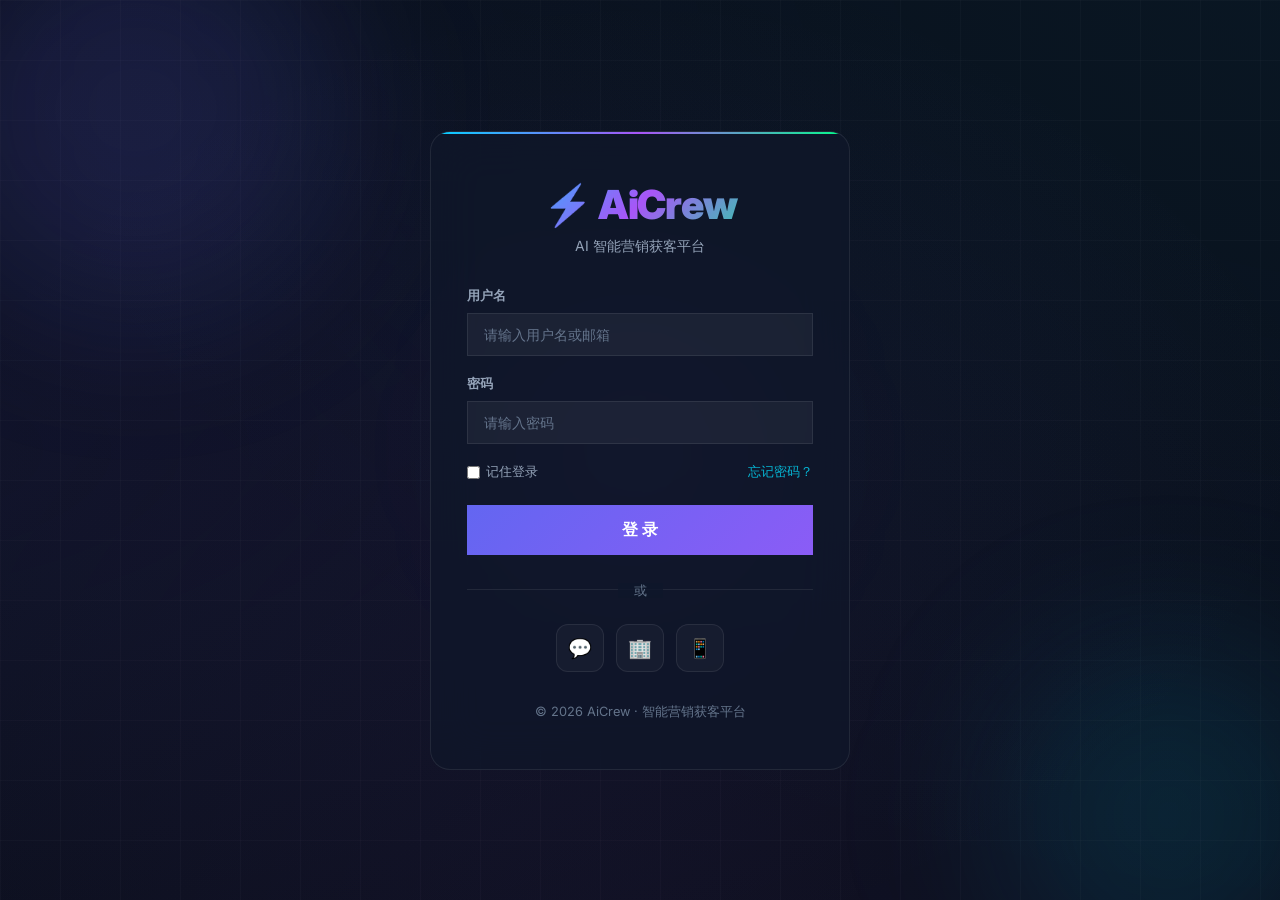
<file: prototype/pages/index.html>
<!DOCTYPE html>
<html lang="zh-CN">
<head>
<meta charset="UTF-8">
<meta name="viewport" content="width=device-width, initial-scale=1.0">
<title>AiCrew - 登录</title>
<link rel="stylesheet" href="../css/theme.css">
<style>
body{display:flex;align-items:center;justify-content:center;min-height:100vh;overflow:hidden}
.login-bg{position:fixed;inset:0;z-index:-1}
.login-bg .orb{position:absolute;border-radius:50%;filter:blur(80px);animation:orbFloat 15s ease-in-out infinite}
.orb-1{width:400px;height:400px;background:rgba(99,102,241,0.15);top:-10%;left:-5%;animation-delay:0s}
.orb-2{width:350px;height:350px;background:rgba(6,182,212,0.12);bottom:-10%;right:-5%;animation-delay:-5s}
.orb-3{width:250px;height:250px;background:rgba(168,85,247,0.1);top:50%;left:50%;transform:translate(-50%,-50%);animation-delay:-10s}
@keyframes orbFloat{0%,100%{transform:translate(0,0)}25%{transform:translate(30px,-40px)}50%{transform:translate(-20px,30px)}75%{transform:translate(40px,20px)}}
.login-card{width:420px;max-width:92vw;background:rgba(15,23,42,0.8);backdrop-filter:blur(24px);border:1px solid rgba(255,255,255,0.08);border-radius:20px;padding:48px 36px;position:relative;overflow:hidden;animation:fadeInUp 0.6s ease}
.login-card::before{content:'';position:absolute;top:0;left:0;right:0;height:2px;background:var(--gradient-neon)}
.login-logo{text-align:center;margin-bottom:32px}
.login-logo h1{font-size:2.5rem;font-weight:900;background:var(--gradient-neon);-webkit-background-clip:text;-webkit-text-fill-color:transparent;letter-spacing:-0.03em;margin-bottom:8px}
.login-logo p{font-size:0.875rem;color:var(--text-secondary)}
.form-group{margin-bottom:20px}
.form-group label{display:block;font-size:0.8rem;font-weight:600;color:var(--text-secondary);margin-bottom:8px}
.form-group input{width:100%;background:rgba(255,255,255,0.05);border:1px solid var(--border-glass);border-radius:var(--radius-sm);padding:12px 16px;color:var(--text-primary);font-size:0.9rem;outline:none;transition:var(--transition);font-family:inherit}
.form-group input:focus{border-color:var(--accent-1);box-shadow:0 0 15px rgba(99,102,241,0.15)}
.form-group input::placeholder{color:var(--text-muted)}
.form-options{display:flex;justify-content:space-between;align-items:center;margin-bottom:24px}
.form-options label{display:flex;align-items:center;gap:6px;font-size:0.8rem;color:var(--text-secondary);cursor:pointer}
.form-options label input[type=checkbox]{accent-color:var(--accent-1)}
.form-options a{font-size:0.8rem;color:var(--accent-3);text-decoration:none}
.form-options a:hover{text-decoration:underline}
.login-btn{width:100%;padding:14px;border:none;border-radius:var(--radius-sm);background:var(--gradient-1);color:white;font-size:1rem;font-weight:700;cursor:pointer;transition:var(--transition);font-family:inherit;letter-spacing:0.02em}
.login-btn:hover{box-shadow:0 8px 30px rgba(99,102,241,0.4);transform:translateY(-2px)}
.login-btn:active{transform:translateY(0)}
.divider{text-align:center;margin:24px 0;position:relative}
.divider::before{content:'';position:absolute;left:0;right:0;top:50%;height:1px;background:var(--border-glass)}
.divider span{position:relative;background:rgba(15,23,42,0.8);padding:0 16px;font-size:0.8rem;color:var(--text-muted)}
.social-login{display:flex;gap:12px;justify-content:center}
.social-btn{width:48px;height:48px;border-radius:12px;border:1px solid var(--border-glass);background:rgba(255,255,255,0.03);display:flex;align-items:center;justify-content:center;font-size:1.2rem;cursor:pointer;transition:var(--transition)}
.social-btn:hover{border-color:var(--accent-1);background:rgba(99,102,241,0.1)}
.login-footer{text-align:center;margin-top:32px;font-size:0.8rem;color:var(--text-muted)}
</style>
</head>
<body>
<div class="grid-bg"></div>
<div class="login-bg">
  <div class="orb orb-1"></div>
  <div class="orb orb-2"></div>
  <div class="orb orb-3"></div>
</div>
<div class="login-card">
  <div class="login-logo">
    <h1>⚡ AiCrew</h1>
    <p>AI 智能营销获客平台</p>
  </div>
  <form onsubmit="return false">
    <div class="form-group">
      <label>用户名</label>
      <input type="text" placeholder="请输入用户名或邮箱">
    </div>
    <div class="form-group">
      <label>密码</label>
      <input type="password" placeholder="请输入密码">
    </div>
    <div class="form-options">
      <label><input type="checkbox"> 记住登录</label>
      <a href="#">忘记密码？</a>
    </div>
    <button class="login-btn" onclick="location.href='dashboard.html'">登 录</button>
  </form>
  <div class="divider"><span>或</span></div>
  <div class="social-login">
    <div class="social-btn" title="微信登录">💬</div>
    <div class="social-btn" title="企业微信登录">🏢</div>
    <div class="social-btn" title="手机验证码登录">📱</div>
  </div>
  <div class="login-footer">© 2026 AiCrew · 智能营销获客平台</div>
</div>
</body>
</html>
</file>
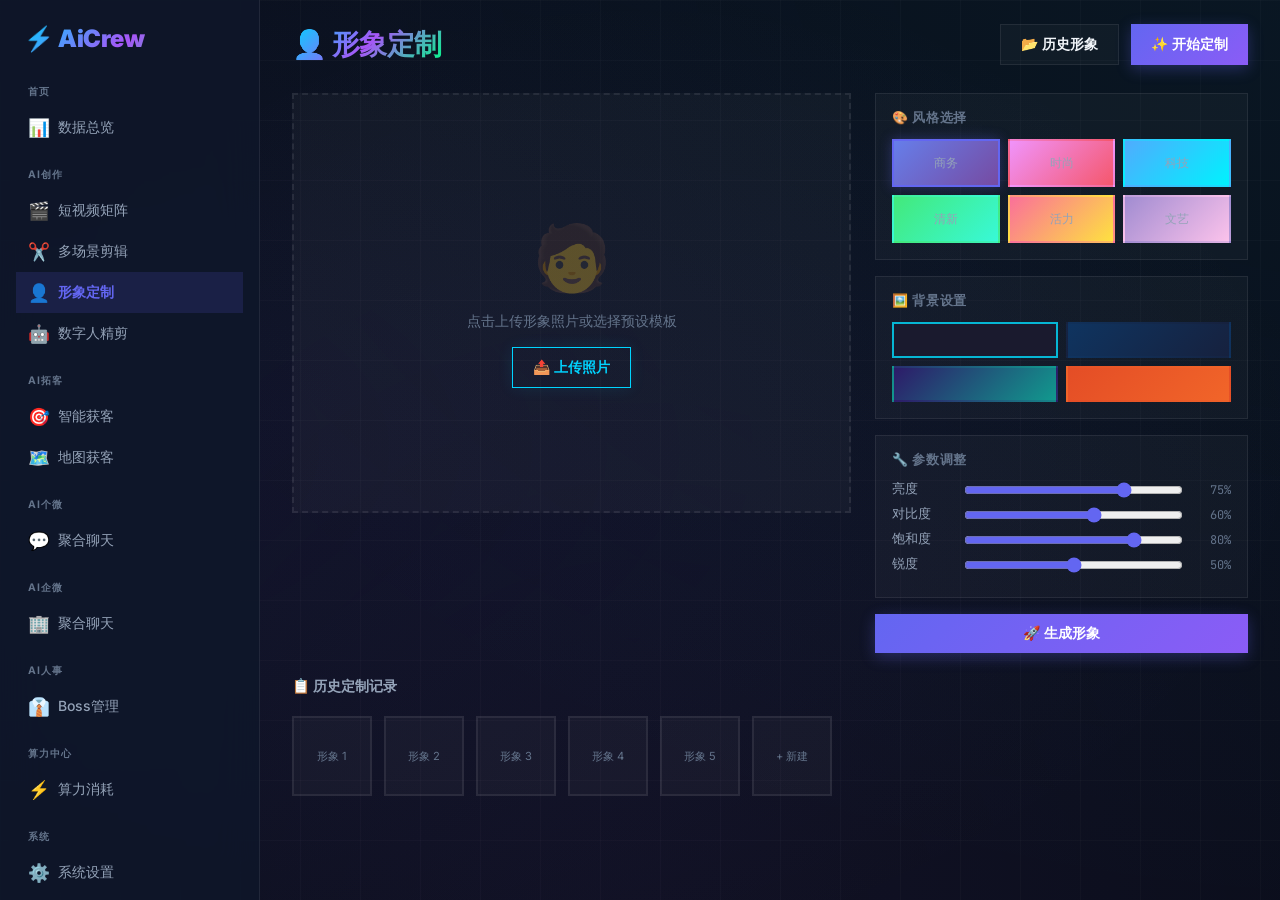
<file: prototype/pages/avatar-custom.html>
<!DOCTYPE html>
<html lang="zh-CN">
<head>
<meta charset="UTF-8">
<meta name="viewport" content="width=device-width, initial-scale=1.0">
<title>AiCrew - 形象定制</title>
<link rel="stylesheet" href="../css/theme.css">
<style>
.layout{display:flex;gap:24px;flex-wrap:wrap}
.preview-zone{flex:1.2;min-width:320px}
.preview-box{background:rgba(255,255,255,0.03);border:2px dashed rgba(255,255,255,0.08);border-radius:var(--radius);height:420px;display:flex;align-items:center;justify-content:center;flex-direction:column;gap:16px}
.preview-box .placeholder{font-size:4rem;opacity:0.3}
.preview-box p{color:var(--text-muted);font-size:0.875rem}
.settings-zone{flex:0.8;min-width:280px;display:flex;flex-direction:column;gap:16px}
.setting-group{background:var(--bg-glass);border:1px solid var(--border-glass);border-radius:var(--radius-sm);padding:16px}
.setting-group h4{font-size:0.8rem;color:var(--text-muted);text-transform:uppercase;letter-spacing:0.05em;margin-bottom:12px}
.style-options{display:grid;grid-template-columns:repeat(3,1fr);gap:8px}
.style-opt{height:48px;border-radius:var(--radius-xs);border:2px solid transparent;cursor:pointer;transition:var(--transition);display:flex;align-items:center;justify-content:center;font-size:0.75rem;color:var(--text-secondary)}
.style-opt:hover,.style-opt.active{border-color:var(--accent-1);box-shadow:0 0 12px rgba(99,102,241,0.3)}
.bg-options{display:grid;grid-template-columns:repeat(2,1fr);gap:8px}
.bg-opt{height:36px;border-radius:var(--radius-xs);border:2px solid transparent;cursor:pointer;transition:var(--transition)}
.bg-opt:hover,.bg-opt.active{border-color:var(--accent-3)}
.history-grid{display:flex;gap:12px;overflow-x:auto;padding:8px 0}
.history-thumb{width:80px;height:80px;border-radius:var(--radius-xs);background:rgba(255,255,255,0.03);border:2px solid var(--border-glass);flex-shrink:0;display:flex;align-items:center;justify-content:center;font-size:0.7rem;color:var(--text-muted);cursor:pointer;transition:var(--transition)}
.history-thumb:hover{border-color:var(--accent-1)}
.slider-row{display:flex;align-items:center;gap:12px;margin-bottom:8px}
.slider-row label{font-size:0.8rem;color:var(--text-secondary);width:60px}
.slider-row input[type=range]{flex:1;accent-color:var(--accent-1)}
.slider-row span{font-size:0.75rem;color:var(--text-muted);width:36px;text-align:right;font-family:'JetBrains Mono',monospace}
</style>
</head>
<body>
<div class="grid-bg"></div>
<div class="app">
<aside class="sidebar">
  <div class="sidebar-logo">⚡ AiCrew</div>
  <nav>
    <div class="nav-section"><div class="nav-label">首页</div><a class="nav-item" href="dashboard.html"><span class="icon">📊</span>数据总览</a></div>
    <div class="nav-section"><div class="nav-label">AI创作</div><a class="nav-item" href="short-video.html"><span class="icon">🎬</span>短视频矩阵</a><a class="nav-item" href="multi-scene.html"><span class="icon">✂️</span>多场景剪辑</a><a class="nav-item active" href="avatar-custom.html"><span class="icon">👤</span>形象定制</a><a class="nav-item" href="digital-human.html"><span class="icon">🤖</span>数字人精剪</a></div>
    <div class="nav-section"><div class="nav-label">AI拓客</div><a class="nav-item" href="smart-acquire.html"><span class="icon">🎯</span>智能获客</a><a class="nav-item" href="map-acquire.html"><span class="icon">🗺️</span>地图获客</a></div>
    <div class="nav-section"><div class="nav-label">AI个微</div><a class="nav-item" href="personal-chat.html"><span class="icon">💬</span>聚合聊天</a></div>
    <div class="nav-section"><div class="nav-label">AI企微</div><a class="nav-item" href="wecom-chat.html"><span class="icon">🏢</span>聚合聊天</a></div>
    <div class="nav-section"><div class="nav-label">AI人事</div><a class="nav-item" href="boss-manage.html"><span class="icon">👔</span>Boss管理</a></div>
    <div class="nav-section"><div class="nav-label">算力中心</div><a class="nav-item" href="compute-center.html"><span class="icon">⚡</span>算力消耗</a></div>
    <div class="nav-section"><div class="nav-label">系统</div><a class="nav-item" href="settings.html"><span class="icon">⚙️</span>系统设置</a></div>
  </nav>
</aside>
<main class="main-content">
  <div class="page-header"><h1 class="page-title">👤 形象定制</h1><div style="display:flex;gap:12px"><button class="btn btn-secondary">📂 历史形象</button><button class="btn btn-primary">✨ 开始定制</button></div></div>
  <div class="layout">
    <div class="preview-zone">
      <div class="preview-box animate-in">
        <div class="placeholder">🧑</div>
        <p>点击上传形象照片或选择预设模板</p>
        <button class="btn btn-neon">📤 上传照片</button>
      </div>
    </div>
    <div class="settings-zone animate-in animate-delay-1">
      <div class="setting-group"><h4>🎨 风格选择</h4>
        <div class="style-options">
          <div class="style-opt active" style="background:linear-gradient(135deg,#667eea,#764ba2)">商务</div>
          <div class="style-opt" style="background:linear-gradient(135deg,#f093fb,#f5576c)">时尚</div>
          <div class="style-opt" style="background:linear-gradient(135deg,#4facfe,#00f2fe)">科技</div>
          <div class="style-opt" style="background:linear-gradient(135deg,#43e97b,#38f9d7)">清新</div>
          <div class="style-opt" style="background:linear-gradient(135deg,#fa709a,#fee140)">活力</div>
          <div class="style-opt" style="background:linear-gradient(135deg,#a18cd1,#fbc2eb)">文艺</div>
        </div>
      </div>
      <div class="setting-group"><h4>🖼️ 背景设置</h4>
        <div class="bg-options">
          <div class="bg-opt active" style="background:#1a1a2e"></div>
          <div class="bg-opt" style="background:linear-gradient(135deg,#0f3460,#16213e)"></div>
          <div class="bg-opt" style="background:linear-gradient(135deg,#2d1b69,#11998e)"></div>
          <div class="bg-opt" style="background:linear-gradient(135deg,#e44d26,#f16529)"></div>
        </div>
      </div>
      <div class="setting-group"><h4>🔧 参数调整</h4>
        <div class="slider-row"><label>亮度</label><input type="range" min="0" max="100" value="75"><span>75%</span></div>
        <div class="slider-row"><label>对比度</label><input type="range" min="0" max="100" value="60"><span>60%</span></div>
        <div class="slider-row"><label>饱和度</label><input type="range" min="0" max="100" value="80"><span>80%</span></div>
        <div class="slider-row"><label>锐度</label><input type="range" min="0" max="100" value="50"><span>50%</span></div>
      </div>
      <button class="btn btn-primary" style="width:100%;justify-content:center">🚀 生成形象</button>
    </div>
  </div>
  <div style="margin-top:24px">
    <h3 style="font-size:0.9rem;color:var(--text-secondary);margin-bottom:12px">📋 历史定制记录</h3>
    <div class="history-grid">
      <div class="history-thumb">形象 1</div>
      <div class="history-thumb">形象 2</div>
      <div class="history-thumb">形象 3</div>
      <div class="history-thumb">形象 4</div>
      <div class="history-thumb">形象 5</div>
      <div class="history-thumb">+ 新建</div>
    </div>
  </div>
</main>
</div>
</body>
</html>
</file>
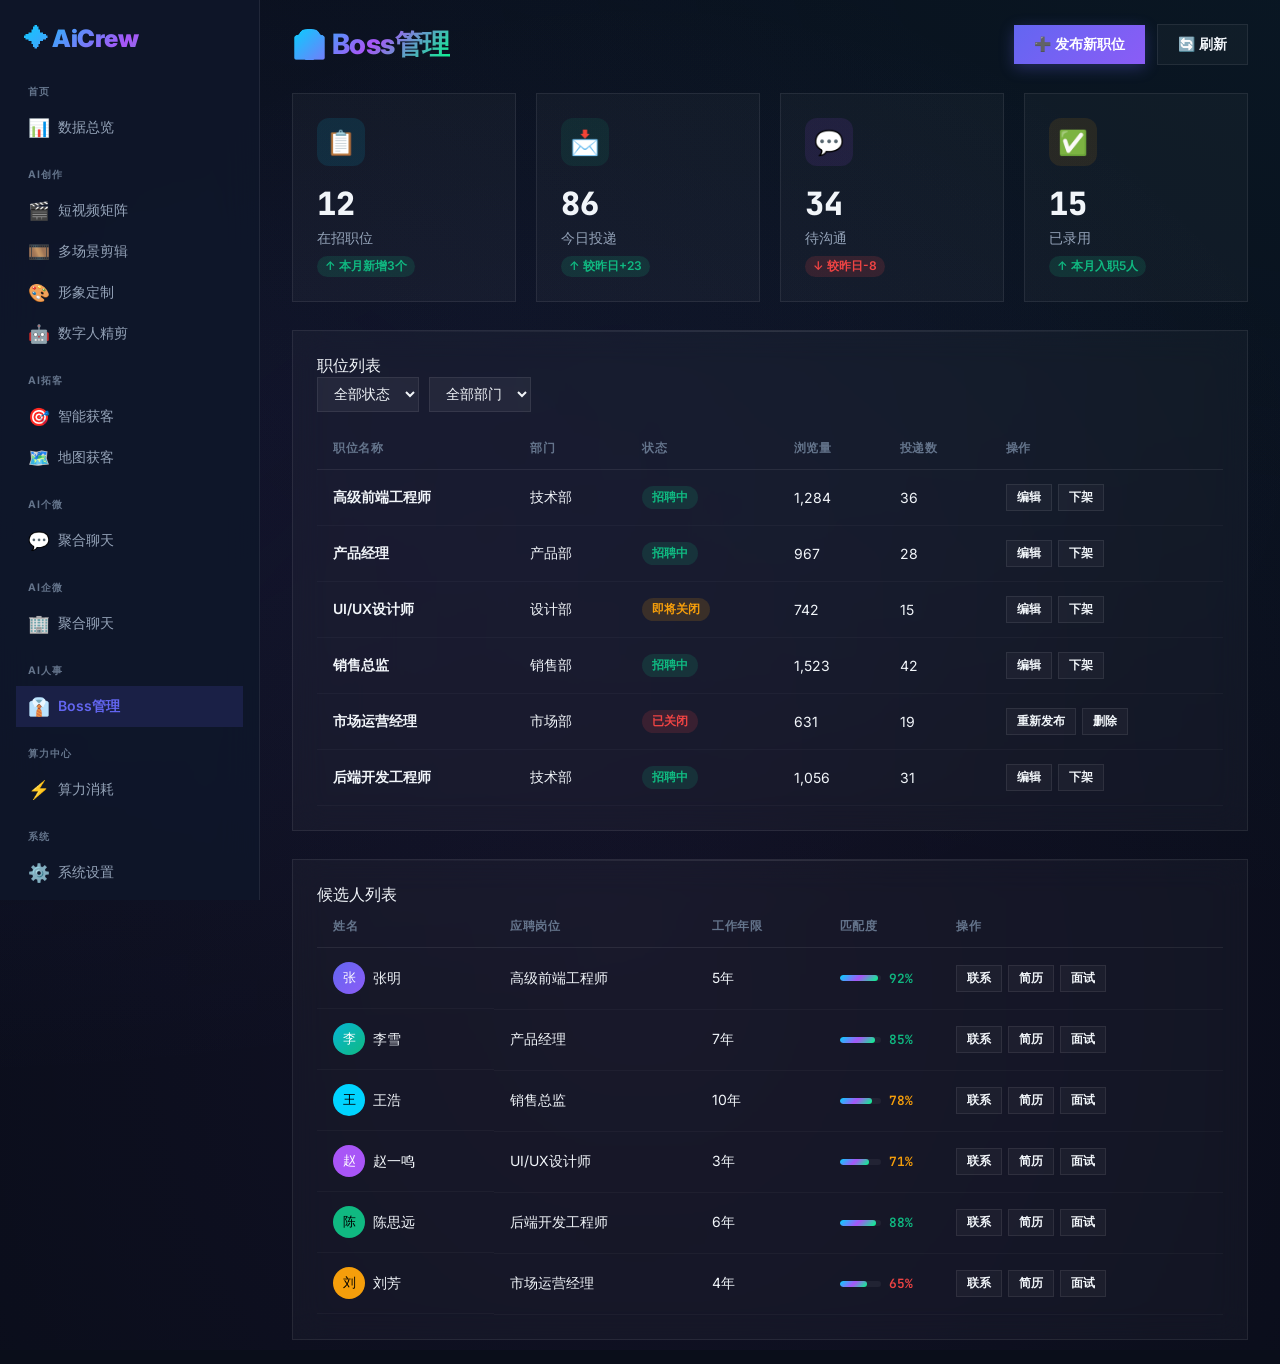
<file: prototype/pages/boss-manage.html>
<!DOCTYPE html>
<html lang="zh-CN">
<head>
<meta charset="UTF-8">
<meta name="viewport" content="width=device-width, initial-scale=1.0">
<title>Boss管理 · AiCrew</title>
<link rel="stylesheet" href="../css/theme.css">
<style>
.section-gap{margin-bottom:28px}
.job-toolbar{display:flex;gap:10px;margin-bottom:16px;align-items:center}
.job-toolbar .btn{padding:8px 16px;font-size:0.85rem}
.matching-bar{display:flex;align-items:center;gap:8px}
.matching-bar .progress-bar{flex:1;max-width:120px}
.match-value{font-family:'JetBrains Mono',monospace;font-size:0.8rem;font-weight:600;min-width:35px}
.ops-group{display:flex;gap:6px}
.ops-group .btn{padding:4px 10px;font-size:0.75rem}
@media (max-width:1024px){.stats-grid{grid-template-columns:repeat(2,1fr)}}
</style>
</head>
<body>
<div class="app">
<aside class="sidebar">
  <div class="sidebar-logo">✦ AiCrew</div>
  <nav>
    <div class="nav-section"><div class="nav-label">首页</div><a class="nav-item" href="dashboard.html"><span class="icon">📊</span>数据总览</a></div>
    <div class="nav-section"><div class="nav-label">AI创作</div><a class="nav-item" href="short-video.html"><span class="icon">🎬</span>短视频矩阵</a><a class="nav-item" href="multi-scene.html"><span class="icon">🎞️</span>多场景剪辑</a><a class="nav-item" href="avatar-custom.html"><span class="icon">🎨</span>形象定制</a><a class="nav-item" href="digital-human.html"><span class="icon">🤖</span>数字人精剪</a></div>
    <div class="nav-section"><div class="nav-label">AI拓客</div><a class="nav-item" href="smart-acquire.html"><span class="icon">🎯</span>智能获客</a><a class="nav-item" href="map-acquire.html"><span class="icon">🗺️</span>地图获客</a></div>
    <div class="nav-section"><div class="nav-label">AI个微</div><a class="nav-item" href="personal-chat.html"><span class="icon">💬</span>聚合聊天</a></div>
    <div class="nav-section"><div class="nav-label">AI企微</div><a class="nav-item" href="wecom-chat.html"><span class="icon">🏢</span>聚合聊天</a></div>
    <div class="nav-section"><div class="nav-label">AI人事</div><a class="nav-item active" href="boss-manage.html"><span class="icon">👔</span>Boss管理</a></div>
    <div class="nav-section"><div class="nav-label">算力中心</div><a class="nav-item" href="compute-center.html"><span class="icon">⚡</span>算力消耗</a></div>
    <div class="nav-section"><div class="nav-label">系统</div><a class="nav-item" href="settings.html"><span class="icon">⚙️</span>系统设置</a></div>
  </nav>
</aside>
<main class="main-content">
  <div class="page-header">
    <h1 class="page-title animate-in">👔 Boss管理</h1>
    <div>
      <button class="btn btn-primary">➕ 发布新职位</button>
      <button class="btn btn-secondary" style="margin-left:8px;">🔄 刷新</button>
    </div>
  </div>

  <!-- 统计卡片 -->
  <div class="stats-grid animate-in animate-delay-1">
    <div class="stat-card">
      <div class="icon" style="background:rgba(0,212,255,0.1);color:var(--neon-blue);">📋</div>
      <div class="value">12</div>
      <div class="label">在招职位</div>
      <span class="trend trend-up">↑ 本月新增3个</span>
    </div>
    <div class="stat-card">
      <div class="icon" style="background:rgba(16,185,129,0.1);color:#10b981;">📩</div>
      <div class="value">86</div>
      <div class="label">今日投递</div>
      <span class="trend trend-up">↑ 较昨日+23</span>
    </div>
    <div class="stat-card">
      <div class="icon" style="background:rgba(168,85,247,0.1);color:#a855f7;">💬</div>
      <div class="value">34</div>
      <div class="label">待沟通</div>
      <span class="trend trend-down">↓ 较昨日-8</span>
    </div>
    <div class="stat-card">
      <div class="icon" style="background:rgba(245,158,11,0.1);color:#f59e0b;">✅</div>
      <div class="value">15</div>
      <div class="label">已录用</div>
      <span class="trend trend-up">↑ 本月入职5人</span>
    </div>
  </div>

  <!-- 职位列表 -->
  <div class="glass-card animate-in animate-delay-2 section-gap">
    <div class="section-title"><span class="dot"></span>职位列表</div>
    <div class="job-toolbar">
      <select style="background:rgba(255,255,255,0.05);border:1px solid var(--border-glass);border-radius:var(--radius-xs);padding:8px 12px;color:var(--text-primary);font-size:0.85rem;outline:none">
        <option>全部状态</option><option>招聘中</option><option>已关闭</option>
      </select>
      <select style="background:rgba(255,255,255,0.05);border:1px solid var(--border-glass);border-radius:var(--radius-xs);padding:8px 12px;color:var(--text-primary);font-size:0.85rem;outline:none">
        <option>全部部门</option><option>技术部</option><option>市场部</option><option>销售部</option><option>运营部</option>
      </select>
    </div>
    <table class="data-table">
      <thead>
        <tr>
          <th>职位名称</th><th>部门</th><th>状态</th><th>浏览量</th><th>投递数</th><th>操作</th>
        </tr>
      </thead>
      <tbody>
        <tr>
          <td style="font-weight:600">高级前端工程师</td>
          <td>技术部</td>
          <td><span class="badge badge-success">招聘中</span></td>
          <td>1,284</td>
          <td>36</td>
          <td><div class="ops-group"><button class="btn btn-secondary">编辑</button><button class="btn btn-secondary">下架</button></div></td>
        </tr>
        <tr>
          <td style="font-weight:600">产品经理</td>
          <td>产品部</td>
          <td><span class="badge badge-success">招聘中</span></td>
          <td>967</td>
          <td>28</td>
          <td><div class="ops-group"><button class="btn btn-secondary">编辑</button><button class="btn btn-secondary">下架</button></div></td>
        </tr>
        <tr>
          <td style="font-weight:600">UI/UX设计师</td>
          <td>设计部</td>
          <td><span class="badge badge-warning">即将关闭</span></td>
          <td>742</td>
          <td>15</td>
          <td><div class="ops-group"><button class="btn btn-secondary">编辑</button><button class="btn btn-secondary">下架</button></div></td>
        </tr>
        <tr>
          <td style="font-weight:600">销售总监</td>
          <td>销售部</td>
          <td><span class="badge badge-success">招聘中</span></td>
          <td>1,523</td>
          <td>42</td>
          <td><div class="ops-group"><button class="btn btn-secondary">编辑</button><button class="btn btn-secondary">下架</button></div></td>
        </tr>
        <tr>
          <td style="font-weight:600">市场运营经理</td>
          <td>市场部</td>
          <td><span class="badge badge-danger">已关闭</span></td>
          <td>631</td>
          <td>19</td>
          <td><div class="ops-group"><button class="btn btn-secondary">重新发布</button><button class="btn btn-secondary">删除</button></div></td>
        </tr>
        <tr>
          <td style="font-weight:600">后端开发工程师</td>
          <td>技术部</td>
          <td><span class="badge badge-success">招聘中</span></td>
          <td>1,056</td>
          <td>31</td>
          <td><div class="ops-group"><button class="btn btn-secondary">编辑</button><button class="btn btn-secondary">下架</button></div></td>
        </tr>
      </tbody>
    </table>
  </div>

  <!-- 候选人列表 -->
  <div class="glass-card animate-in animate-delay-3">
    <div class="section-title"><span class="dot"></span>候选人列表</div>
    <table class="data-table">
      <thead>
        <tr>
          <th>姓名</th><th>应聘岗位</th><th>工作年限</th><th>匹配度</th><th>操作</th>
        </tr>
      </thead>
      <tbody>
        <tr>
          <td style="display:flex;align-items:center;gap:8px;">
            <span style="width:32px;height:32px;border-radius:50%;background:var(--gradient-1);display:flex;align-items:center;justify-content:center;font-size:0.8rem;color:#fff;">张</span>
            张明
          </td>
          <td>高级前端工程师</td>
          <td>5年</td>
          <td><div class="matching-bar"><div class="progress-bar"><div class="fill" style="width:92%"></div></div><span class="match-value" style="color:#10b981">92%</span></div></td>
          <td><div class="ops-group"><button class="btn btn-secondary">联系</button><button class="btn btn-secondary">简历</button><button class="btn btn-secondary">面试</button></div></td>
        </tr>
        <tr>
          <td style="display:flex;align-items:center;gap:8px;">
            <span style="width:32px;height:32px;border-radius:50%;background:var(--gradient-2);display:flex;align-items:center;justify-content:center;font-size:0.8rem;color:#fff;">李</span>
            李雪
          </td>
          <td>产品经理</td>
          <td>7年</td>
          <td><div class="matching-bar"><div class="progress-bar"><div class="fill" style="width:85%"></div></div><span class="match-value" style="color:#10b981">85%</span></div></td>
          <td><div class="ops-group"><button class="btn btn-secondary">联系</button><button class="btn btn-secondary">简历</button><button class="btn btn-secondary">面试</button></div></td>
        </tr>
        <tr>
          <td style="display:flex;align-items:center;gap:8px;">
            <span style="width:32px;height:32px;border-radius:50%;background:var(--neon-blue);display:flex;align-items:center;justify-content:center;font-size:0.8rem;color:#000;">王</span>
            王浩
          </td>
          <td>销售总监</td>
          <td>10年</td>
          <td><div class="matching-bar"><div class="progress-bar"><div class="fill" style="width:78%"></div></div><span class="match-value" style="color:#f59e0b">78%</span></div></td>
          <td><div class="ops-group"><button class="btn btn-secondary">联系</button><button class="btn btn-secondary">简历</button><button class="btn btn-secondary">面试</button></div></td>
        </tr>
        <tr>
          <td style="display:flex;align-items:center;gap:8px;">
            <span style="width:32px;height:32px;border-radius:50%;background:var(--neon-purple);display:flex;align-items:center;justify-content:center;font-size:0.8rem;color:#fff;">赵</span>
            赵一鸣
          </td>
          <td>UI/UX设计师</td>
          <td>3年</td>
          <td><div class="matching-bar"><div class="progress-bar"><div class="fill" style="width:71%"></div></div><span class="match-value" style="color:#f59e0b">71%</span></div></td>
          <td><div class="ops-group"><button class="btn btn-secondary">联系</button><button class="btn btn-secondary">简历</button><button class="btn btn-secondary">面试</button></div></td>
        </tr>
        <tr>
          <td style="display:flex;align-items:center;gap:8px;">
            <span style="width:32px;height:32px;border-radius:50%;background:#10b981;display:flex;align-items:center;justify-content:center;font-size:0.8rem;color:#000;">陈</span>
            陈思远
          </td>
          <td>后端开发工程师</td>
          <td>6年</td>
          <td><div class="matching-bar"><div class="progress-bar"><div class="fill" style="width:88%"></div></div><span class="match-value" style="color:#10b981">88%</span></div></td>
          <td><div class="ops-group"><button class="btn btn-secondary">联系</button><button class="btn btn-secondary">简历</button><button class="btn btn-secondary">面试</button></div></td>
        </tr>
        <tr>
          <td style="display:flex;align-items:center;gap:8px;">
            <span style="width:32px;height:32px;border-radius:50%;background:#f59e0b;display:flex;align-items:center;justify-content:center;font-size:0.8rem;color:#000;">刘</span>
            刘芳
          </td>
          <td>市场运营经理</td>
          <td>4年</td>
          <td><div class="matching-bar"><div class="progress-bar"><div class="fill" style="width:65%"></div></div><span class="match-value" style="color:#ef4444">65%</span></div></td>
          <td><div class="ops-group"><button class="btn btn-secondary">联系</button><button class="btn btn-secondary">简历</button><button class="btn btn-secondary">面试</button></div></td>
        </tr>
      </tbody>
    </table>
  </div>
</main>
</div>
</body>
</html>
</file>
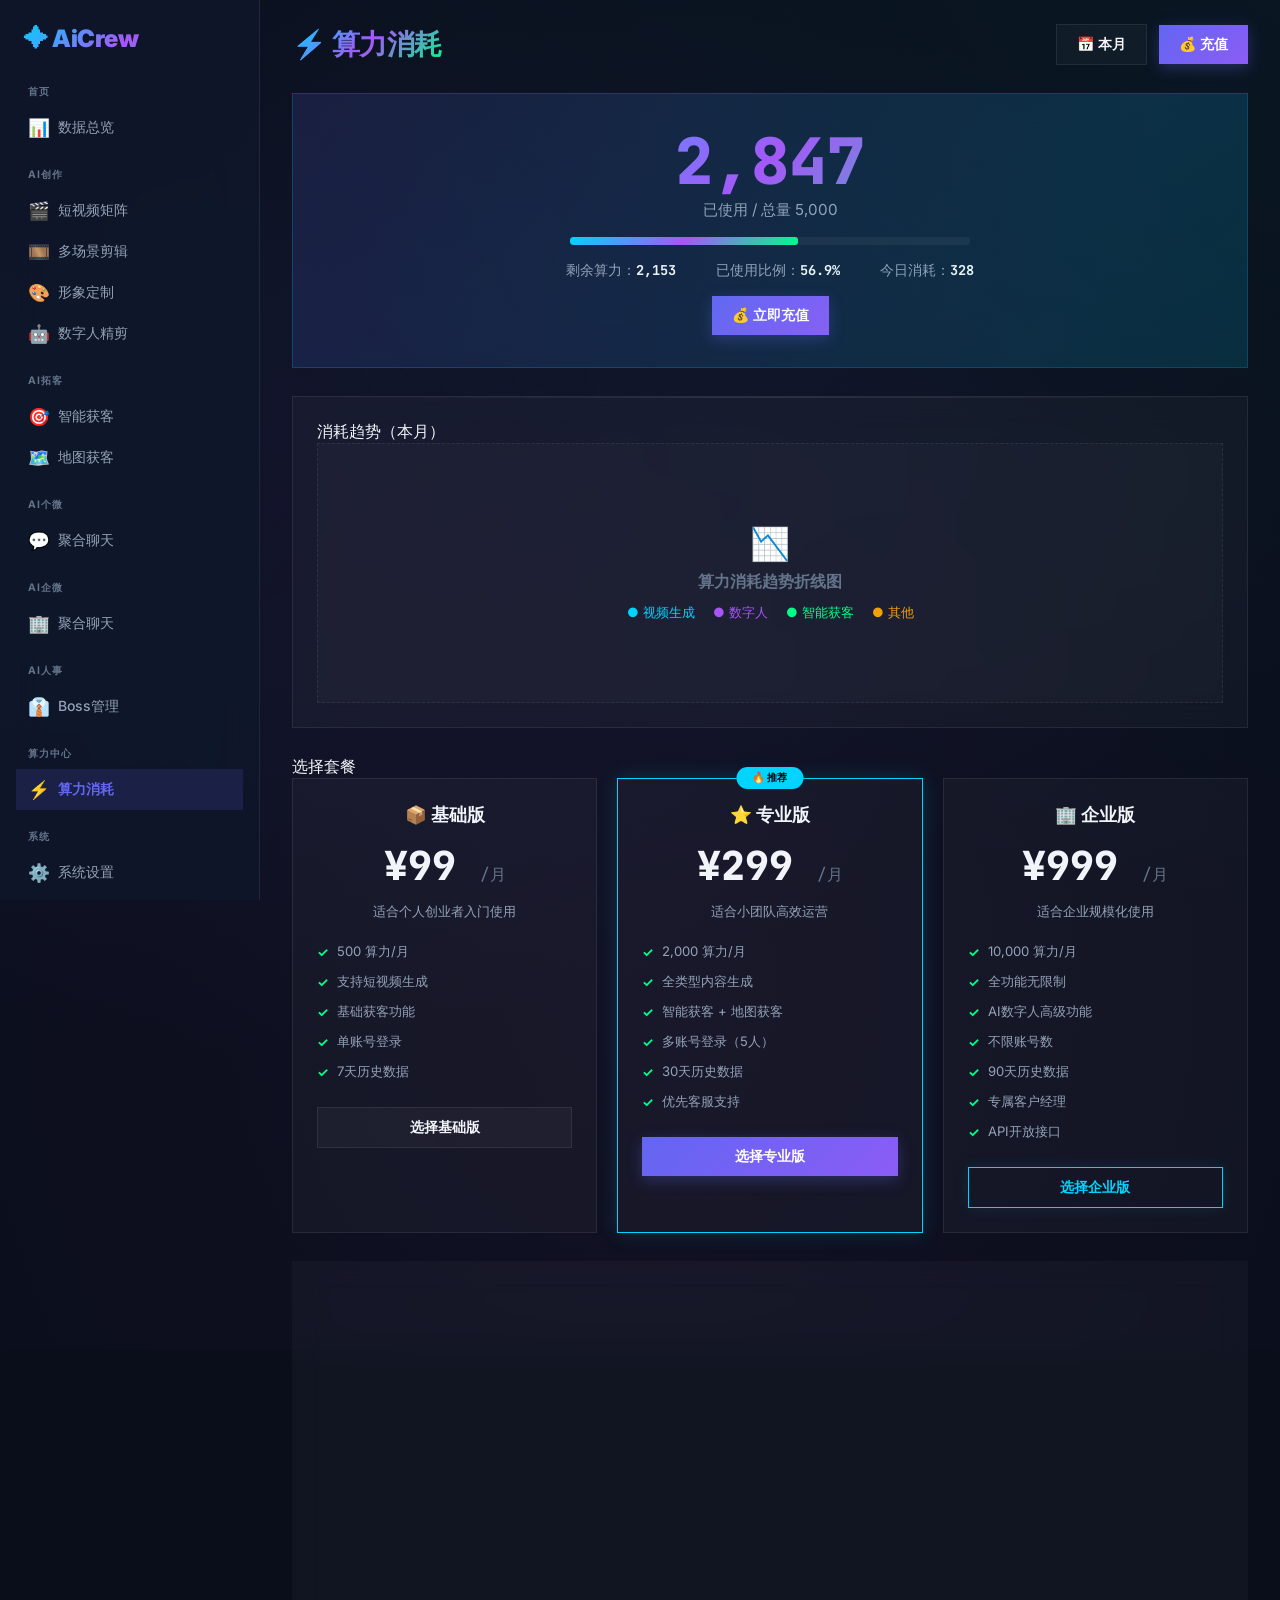
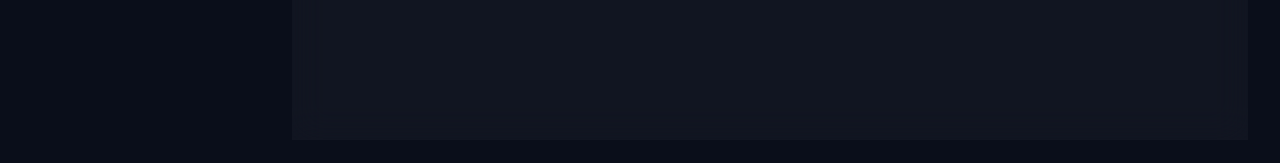
<file: prototype/pages/compute-center.html>
<!DOCTYPE html>
<html lang="zh-CN">
<head>
<meta charset="UTF-8">
<meta name="viewport" content="width=device-width, initial-scale=1.0">
<title>算力消耗 · AiCrew</title>
<link rel="stylesheet" href="../css/theme.css">
<style>
.balance-card{background:linear-gradient(135deg,rgba(99,102,241,0.15),rgba(0,212,255,0.1));border:1px solid rgba(0,212,255,0.2);border-radius:var(--radius);padding:32px;text-align:center;margin-bottom:28px;position:relative;overflow:hidden}
.balance-card::before{content:'';position:absolute;top:-50%;left:-50%;width:200%;height:200%;background:radial-gradient(circle at 70% 30%,rgba(0,212,255,0.06),transparent 60%);pointer-events:none}
.balance-card .big-num{font-size:4rem;font-weight:900;font-family:'JetBrains Mono',monospace;background:var(--gradient-neon);-webkit-background-clip:text;-webkit-text-fill-color:transparent;line-height:1.1}
.balance-card .total-label{font-size:0.95rem;color:var(--text-secondary);margin-top:4px}
.balance-card .progress-bar{max-width:400px;margin:16px auto;height:8px}
.balance-card .progress-bar .fill{background:var(--gradient-neon)}
.balance-card .balance-info{display:flex;justify-content:center;gap:40px;margin-top:12px;font-size:0.85rem}
.balance-card .balance-info span{color:var(--text-secondary)}
.balance-card .balance-info strong{color:var(--text-primary);font-family:'JetBrains Mono',monospace}
.plan-grid{display:grid;grid-template-columns:repeat(3,1fr);gap:20px;margin-bottom:28px}
.plan-card{background:var(--bg-glass);backdrop-filter:blur(16px);border:1px solid var(--border-glass);border-radius:var(--radius);padding:24px;text-align:center;transition:var(--transition);position:relative}
.plan-card:hover{border-color:rgba(99,102,241,0.3);box-shadow:var(--shadow-glow);transform:translateY(-4px)}
.plan-card.recommended{border-color:var(--neon-blue);box-shadow:0 0 20px rgba(0,212,255,0.15)}
.plan-card .rec-badge{position:absolute;top:-12px;left:50%;transform:translateX(-50%);background:var(--neon-blue);color:#000;font-size:0.65rem;font-weight:700;padding:4px 16px;border-radius:20px;white-space:nowrap}
.plan-card .price{font-size:2.5rem;font-weight:900;font-family:'JetBrains Mono',monospace;color:var(--text-primary);margin:12px 0}
.plan-card .price span{font-size:1rem;font-weight:400;color:var(--text-muted)}
.plan-card .plan-name{font-size:1.1rem;font-weight:700;margin-bottom:4px}
.plan-card .plan-desc{font-size:0.8rem;color:var(--text-secondary);margin-bottom:16px}
.plan-card .features{list-style:none;text-align:left;margin-bottom:20px;padding:0}
.plan-card .features li{padding:6px 0;font-size:0.82rem;color:var(--text-secondary);display:flex;align-items:center;gap:8px}
.plan-card .features li::before{content:"✓";color:var(--neon-green);font-weight:700}
@media (max-width:768px){.plan-grid{grid-template-columns:1fr}}
</style>
</head>
<body>
<div class="app">
<aside class="sidebar">
  <div class="sidebar-logo">✦ AiCrew</div>
  <nav>
    <div class="nav-section"><div class="nav-label">首页</div><a class="nav-item" href="dashboard.html"><span class="icon">📊</span>数据总览</a></div>
    <div class="nav-section"><div class="nav-label">AI创作</div><a class="nav-item" href="short-video.html"><span class="icon">🎬</span>短视频矩阵</a><a class="nav-item" href="multi-scene.html"><span class="icon">🎞️</span>多场景剪辑</a><a class="nav-item" href="avatar-custom.html"><span class="icon">🎨</span>形象定制</a><a class="nav-item" href="digital-human.html"><span class="icon">🤖</span>数字人精剪</a></div>
    <div class="nav-section"><div class="nav-label">AI拓客</div><a class="nav-item" href="smart-acquire.html"><span class="icon">🎯</span>智能获客</a><a class="nav-item" href="map-acquire.html"><span class="icon">🗺️</span>地图获客</a></div>
    <div class="nav-section"><div class="nav-label">AI个微</div><a class="nav-item" href="personal-chat.html"><span class="icon">💬</span>聚合聊天</a></div>
    <div class="nav-section"><div class="nav-label">AI企微</div><a class="nav-item" href="wecom-chat.html"><span class="icon">🏢</span>聚合聊天</a></div>
    <div class="nav-section"><div class="nav-label">AI人事</div><a class="nav-item" href="boss-manage.html"><span class="icon">👔</span>Boss管理</a></div>
    <div class="nav-section"><div class="nav-label">算力中心</div><a class="nav-item active" href="compute-center.html"><span class="icon">⚡</span>算力消耗</a></div>
    <div class="nav-section"><div class="nav-label">系统</div><a class="nav-item" href="settings.html"><span class="icon">⚙️</span>系统设置</a></div>
  </nav>
</aside>
<main class="main-content">
  <div class="page-header">
    <h1 class="page-title animate-in">⚡ 算力消耗</h1>
    <div>
      <button class="btn btn-secondary">📅 本月</button>
      <button class="btn btn-primary" style="margin-left:8px;">💰 充值</button>
    </div>
  </div>

  <!-- 算力余额卡片 -->
  <div class="balance-card animate-in animate-delay-1">
    <div class="big-num">2,847</div>
    <div class="total-label">已使用 / 总量 5,000</div>
    <div class="progress-bar"><div class="fill" style="width:56.9%"></div></div>
    <div class="balance-info">
      <span>剩余算力：<strong>2,153</strong></span>
      <span>已使用比例：<strong>56.9%</strong></span>
      <span>今日消耗：<strong>328</strong></span>
    </div>
    <button class="btn btn-primary" style="margin-top:16px">💰 立即充值</button>
  </div>

  <!-- 消耗趋势图 -->
  <div class="glass-card animate-in animate-delay-2" style="margin-bottom:28px">
    <div class="section-title"><span class="dot"></span>消耗趋势（本月）</div>
    <div class="chart-placeholder" style="min-height:260px;">
      <div style="text-align:center;">
        <div style="font-size:2rem;margin-bottom:8px;">📉</div>
        <div style="font-size:1rem;font-weight:600;">算力消耗趋势折线图</div>
        <div style="margin-top:12px;display:flex;gap:18px;justify-content:center;font-size:0.8rem;flex-wrap:wrap;">
          <span style="color:var(--neon-blue);">● 视频生成</span>
          <span style="color:var(--neon-purple);">● 数字人</span>
          <span style="color:var(--neon-green);">● 智能获客</span>
          <span style="color:#f59e0b;">● 其他</span>
        </div>
      </div>
    </div>
  </div>

  <!-- 套餐选择 -->
  <div class="animate-in animate-delay-3" style="margin-bottom:28px">
    <div class="section-title"><span class="dot"></span>选择套餐</div>
    <div class="plan-grid">
      <!-- 基础版 -->
      <div class="plan-card">
        <div class="plan-name">📦 基础版</div>
        <div class="price">¥99 <span>/月</span></div>
        <div class="plan-desc">适合个人创业者入门使用</div>
        <ul class="features">
          <li>500 算力/月</li>
          <li>支持短视频生成</li>
          <li>基础获客功能</li>
          <li>单账号登录</li>
          <li>7天历史数据</li>
        </ul>
        <button class="btn btn-secondary" style="width:100%;justify-content:center">选择基础版</button>
      </div>

      <!-- 专业版 -->
      <div class="plan-card recommended">
        <div class="rec-badge">🔥 推荐</div>
        <div class="plan-name">⭐ 专业版</div>
        <div class="price">¥299 <span>/月</span></div>
        <div class="plan-desc">适合小团队高效运营</div>
        <ul class="features">
          <li>2,000 算力/月</li>
          <li>全类型内容生成</li>
          <li>智能获客 + 地图获客</li>
          <li>多账号登录（5人）</li>
          <li>30天历史数据</li>
          <li>优先客服支持</li>
        </ul>
        <button class="btn btn-primary" style="width:100%;justify-content:center">选择专业版</button>
      </div>

      <!-- 企业版 -->
      <div class="plan-card">
        <div class="plan-name">🏢 企业版</div>
        <div class="price">¥999 <span>/月</span></div>
        <div class="plan-desc">适合企业规模化使用</div>
        <ul class="features">
          <li>10,000 算力/月</li>
          <li>全功能无限制</li>
          <li>AI数字人高级功能</li>
          <li>不限账号数</li>
          <li>90天历史数据</li>
          <li>专属客户经理</li>
          <li>API开放接口</li>
        </ul>
        <button class="btn btn-neon" style="width:100%;justify-content:center">选择企业版</button>
      </div>
    </div>
  </div>

  <!-- 算力消耗明细 -->
  <div class="glass-card animate-in animate-delay-4">
    <div class="section-title"><span class="dot"></span>算力消耗明细</div>
    <table class="data-table">
      <thead>
        <tr>
          <th>时间</th><th>操作类型</th><th>消耗算力</th><th>剩余算力</th>
        </tr>
      </thead>
      <tbody>
        <tr>
          <td style="color:var(--text-muted);font-size:0.8rem">2026-06-15 12:30:22</td>
          <td><span class="badge badge-info">短视频生成</span></td>
          <td style="font-family:'JetBrains Mono',monospace;color:var(--neon-blue)">- 120</td>
          <td style="font-family:'JetBrains Mono',monospace">2,847</td>
        </tr>
        <tr>
          <td style="color:var(--text-muted);font-size:0.8rem">2026-06-15 11:15:08</td>
          <td><span class="badge badge-purple">数字人合成</span></td>
          <td style="font-family:'JetBrains Mono',monospace;color:var(--neon-blue)">- 200</td>
          <td style="font-family:'JetBrains Mono',monospace">2,967</td>
        </tr>
        <tr>
          <td style="color:var(--text-muted);font-size:0.8rem">2026-06-15 10:00:45</td>
          <td><span class="badge badge-success">智能获客</span></td>
          <td style="font-family:'JetBrains Mono',monospace;color:var(--neon-blue)">- 50</td>
          <td style="font-family:'JetBrains Mono',monospace">3,167</td>
        </tr>
        <tr>
          <td style="color:var(--text-muted);font-size:0.8rem">2026-06-14 18:22:30</td>
          <td><span class="badge badge-info">视频转码</span></td>
          <td style="font-family:'JetBrains Mono',monospace;color:var(--neon-blue)">- 30</td>
          <td style="font-family:'JetBrains Mono',monospace">3,217</td>
        </tr>
        <tr>
          <td style="color:var(--text-muted);font-size:0.8rem">2026-06-14 16:45:10</td>
          <td><span class="badge badge-purple">AI绘图</span></td>
          <td style="font-family:'JetBrains Mono',monospace;color:var(--neon-blue)">- 80</td>
          <td style="font-family:'JetBrains Mono',monospace">3,247</td>
        </tr>
        <tr>
          <td style="color:var(--text-muted);font-size:0.8rem">2026-06-14 14:30:00</td>
          <td><span class="badge badge-warning">批量获客</span></td>
          <td style="font-family:'JetBrains Mono',monospace;color:var(--neon-blue)">- 150</td>
          <td style="font-family:'JetBrains Mono',monospace">3,327</td>
        </tr>
        <tr>
          <td style="color:var(--text-muted);font-size:0.8rem">2026-06-14 09:12:33</td>
          <td><span class="badge badge-success">线索分析</span></td>
          <td style="font-family:'JetBrains Mono',monospace;color:var(--neon-blue)">- 40</td>
          <td style="font-family:'JetBrains Mono',monospace">3,477</td>
        </tr>
      </tbody>
    </table>
  </div>
</main>
</div>
</body>
</html>
</file>
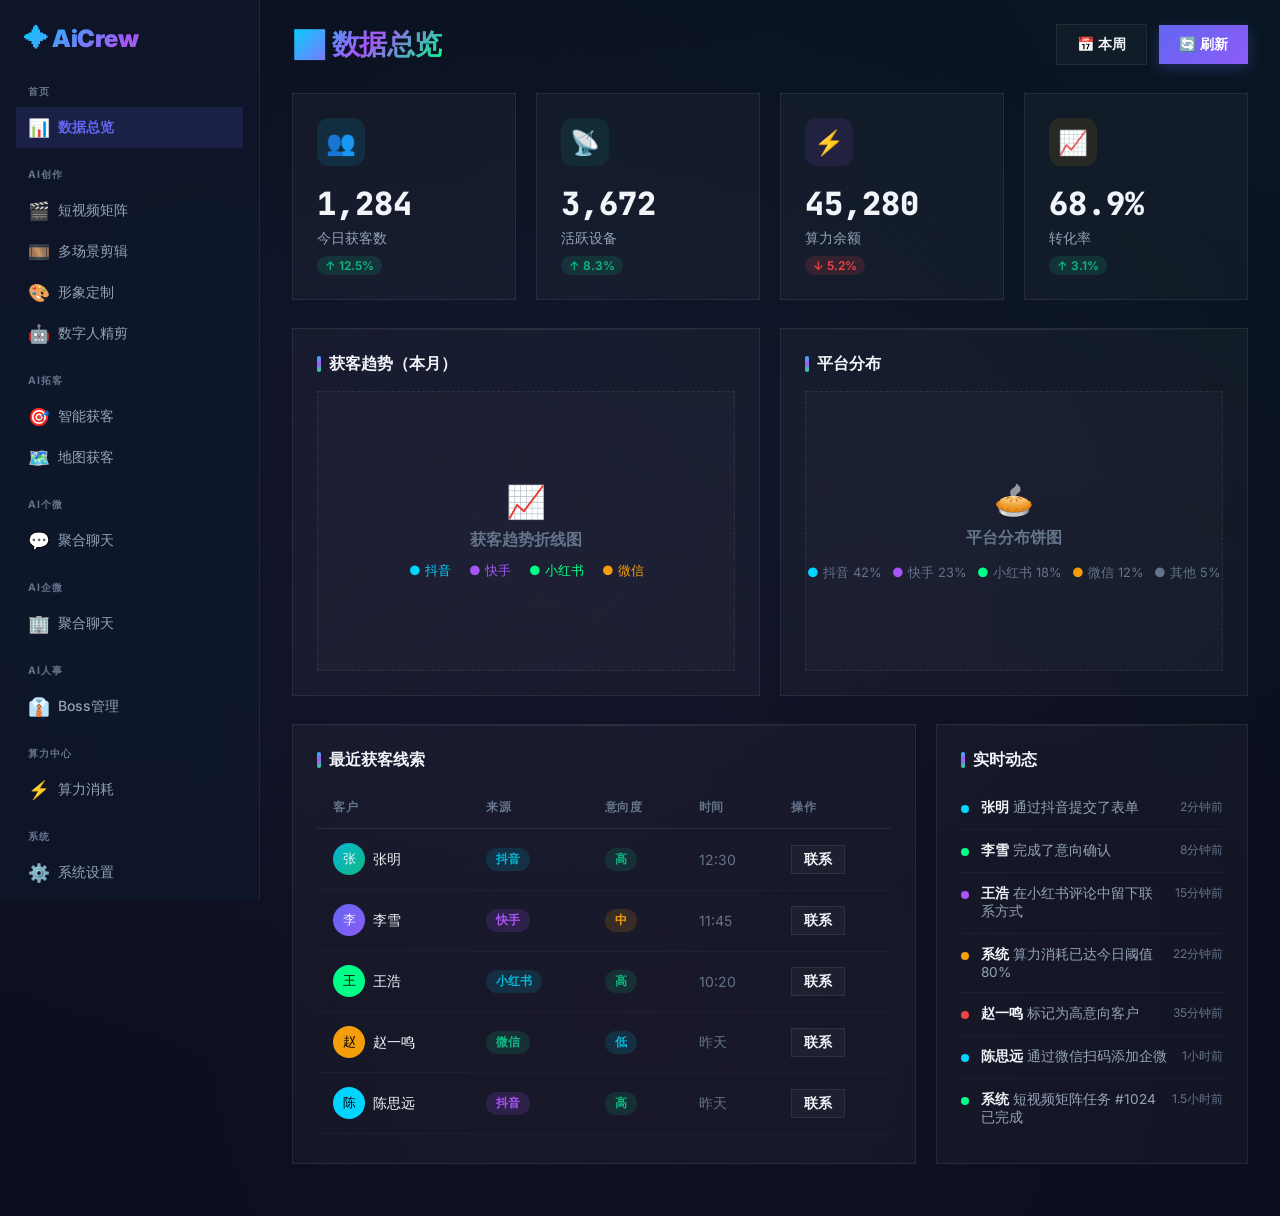
<file: prototype/pages/dashboard.html>
<!DOCTYPE html>
<html lang="zh-CN">
<head>
  <meta charset="UTF-8">
  <meta name="viewport" content="width=device-width, initial-scale=1.0">
  <title>数据总览 · AiCrew</title>
  <link rel="stylesheet" href="../css/theme.css">
  <style>
    .dashboard-layout { display: grid; grid-template-columns: 2fr 1fr; gap: 20px; margin-bottom: 28px; }
    .chart-row { display: grid; grid-template-columns: 1fr 1fr; gap: 20px; margin-bottom: 28px; }
    .grid-2col { display: grid; grid-template-columns: 1fr 1fr; gap: 20px; }
    .feed-list { list-style: none; }
    .feed-item {
      display: flex; align-items: flex-start; gap: 12px;
      padding: 12px 0; border-bottom: 1px solid rgba(255,255,255,0.03);
      font-size: 0.85rem; color: var(--text-secondary);
    }
    .feed-item:last-child { border-bottom: none; }
    .feed-dot {
      width: 8px; height: 8px; border-radius: 50%; margin-top: 6px; flex-shrink: 0;
    }
    .feed-time { font-size: 0.75rem; color: var(--text-muted); white-space: nowrap; margin-left: auto; }
    .icon-users::before { content: "👥"; }
    .icon-activity::before { content: "📡"; }
    .icon-coins::before { content: "⚡"; }
    .icon-conversion::before { content: "📈"; }
    .section-title {
      font-size: 1rem; font-weight: 700; margin-bottom: 16px; color: var(--text-primary);
      display: flex; align-items: center; gap: 8px;
    }
    .section-title .dot {
      width: 4px; height: 16px; border-radius: 2px;
      background: var(--gradient-neon); display: inline-block;
    }
    .trend-value { font-family: 'JetBrains Mono', monospace; font-weight: 700; }
    @media (max-width: 1024px) {
      .dashboard-layout { grid-template-columns: 1fr; }
      .chart-row { grid-template-columns: 1fr; }
    }
    @media (max-width: 768px) {
      .grid-2col { grid-template-columns: 1fr; }
    }
  </style>
</head>
<body>
<div class="app">
  <!-- Sidebar -->
  <nav class="sidebar">
    <div class="sidebar-logo">✦ AiCrew</div>
    <div class="nav-section">
      <div class="nav-label">首页</div>
      <a href="dashboard.html" class="nav-item active"><span class="icon">📊</span>数据总览</a>
    </div>
    <div class="nav-section">
      <div class="nav-label">AI创作</div>
      <a href="short-video.html" class="nav-item"><span class="icon">🎬</span>短视频矩阵</a>
      <a href="multi-scene.html" class="nav-item"><span class="icon">🎞️</span>多场景剪辑</a>
      <a href="avatar-custom.html" class="nav-item"><span class="icon">🎨</span>形象定制</a>
      <a href="digital-human.html" class="nav-item"><span class="icon">🤖</span>数字人精剪</a>
    </div>
    <div class="nav-section">
      <div class="nav-label">AI拓客</div>
      <a href="smart-acquire.html" class="nav-item"><span class="icon">🎯</span>智能获客</a>
      <a href="map-acquire.html" class="nav-item"><span class="icon">🗺️</span>地图获客</a>
    </div>
    <div class="nav-section">
      <div class="nav-label">AI个微</div>
      <a href="personal-chat.html" class="nav-item"><span class="icon">💬</span>聚合聊天</a>
    </div>
    <div class="nav-section">
      <div class="nav-label">AI企微</div>
      <a href="wecom-chat.html" class="nav-item"><span class="icon">🏢</span>聚合聊天</a>
    </div>
    <div class="nav-section">
      <div class="nav-label">AI人事</div>
      <a href="boss-manage.html" class="nav-item"><span class="icon">👔</span>Boss管理</a>
    </div>
    <div class="nav-section">
      <div class="nav-label">算力中心</div>
      <a href="compute-center.html" class="nav-item"><span class="icon">⚡</span>算力消耗</a>
    </div>
    <div class="nav-section">
      <div class="nav-label">系统</div>
      <a href="settings.html" class="nav-item"><span class="icon">⚙️</span>系统设置</a>
    </div>
  </nav>

  <!-- Main Content -->
  <main class="main-content">
    <div class="page-header">
      <h1 class="page-title animate-in">📊 数据总览</h1>
      <div>
        <button class="btn btn-secondary">📅 本周</button>
        <button class="btn btn-primary" style="margin-left:8px;">🔄 刷新</button>
      </div>
    </div>

    <!-- Stat Cards -->
    <div class="stats-grid animate-in animate-delay-1">
      <div class="stat-card">
        <div class="icon" style="background:rgba(0,212,255,0.1);color:var(--neon-blue);">👥</div>
        <div class="value">1,284</div>
        <div class="label">今日获客数</div>
        <span class="trend trend-up">↑ 12.5%</span>
      </div>
      <div class="stat-card">
        <div class="icon" style="background:rgba(16,185,129,0.1);color:#10b981;">📡</div>
        <div class="value">3,672</div>
        <div class="label">活跃设备</div>
        <span class="trend trend-up">↑ 8.3%</span>
      </div>
      <div class="stat-card">
        <div class="icon" style="background:rgba(168,85,247,0.1);color:#a855f7;">⚡</div>
        <div class="value">45,280</div>
        <div class="label">算力余额</div>
        <span class="trend trend-down">↓ 5.2%</span>
      </div>
      <div class="stat-card">
        <div class="icon" style="background:rgba(245,158,11,0.1);color:#f59e0b;">📈</div>
        <div class="value">68.9%</div>
        <div class="label">转化率</div>
        <span class="trend trend-up">↑ 3.1%</span>
      </div>
    </div>

    <!-- Charts Row -->
    <div class="chart-row animate-in animate-delay-2">
      <div class="glass-card">
        <div class="section-title"><span class="dot"></span>获客趋势（本月）</div>
        <div class="chart-placeholder" style="min-height:280px;">
          <div style="text-align:center;">
            <div style="font-size:2rem;margin-bottom:8px;">📈</div>
            <div style="font-size:1rem;font-weight:600;">获客趋势折线图</div>
            <div style="margin-top:12px;display:flex;gap:18px;justify-content:center;font-size:0.8rem;flex-wrap:wrap;">
              <span style="color:var(--neon-blue);">● 抖音</span>
              <span style="color:var(--neon-purple);">● 快手</span>
              <span style="color:var(--neon-green);">● 小红书</span>
              <span style="color:#f59e0b;">● 微信</span>
            </div>
          </div>
        </div>
      </div>
      <div class="glass-card">
        <div class="section-title"><span class="dot"></span>平台分布</div>
        <div class="chart-placeholder" style="min-height:280px;">
          <div style="text-align:center;">
            <div style="font-size:2rem;margin-bottom:8px;">🥧</div>
            <div style="font-size:1rem;font-weight:600;">平台分布饼图</div>
            <div style="margin-top:16px;display:flex;flex-wrap:wrap;gap:10px;justify-content:center;font-size:0.8rem;">
              <span><span style="color:var(--neon-blue);">●</span> 抖音 42%</span>
              <span><span style="color:var(--neon-purple);">●</span> 快手 23%</span>
              <span><span style="color:var(--neon-green);">●</span> 小红书 18%</span>
              <span><span style="color:#f59e0b;">●</span> 微信 12%</span>
              <span><span style="color:#64748b;">●</span> 其他 5%</span>
            </div>
          </div>
        </div>
      </div>
    </div>

    <!-- Bottom Section: Table + Feed -->
    <div class="dashboard-layout animate-in animate-delay-3">
      <div class="glass-card">
        <div class="section-title"><span class="dot"></span>最近获客线索</div>
        <table class="data-table">
          <thead>
            <tr>
              <th>客户</th><th>来源</th><th>意向度</th><th>时间</th><th>操作</th>
            </tr>
          </thead>
          <tbody>
            <tr>
              <td style="display:flex;align-items:center;gap:8px;">
                <span style="width:32px;height:32px;border-radius:50%;background:var(--gradient-2);display:flex;align-items:center;justify-content:center;font-size:0.8rem;">张</span>
                张明
              </td>
              <td><span class="badge badge-info">抖音</span></td>
              <td><span class="badge badge-success">高</span></td>
              <td style="color:var(--text-muted);">12:30</td>
              <td><button class="btn btn-secondary" style="padding:4px 12px;">联系</button></td>
            </tr>
            <tr>
              <td style="display:flex;align-items:center;gap:8px;">
                <span style="width:32px;height:32px;border-radius:50%;background:var(--gradient-1);display:flex;align-items:center;justify-content:center;font-size:0.8rem;">李</span>
                李雪
              </td>
              <td><span class="badge badge-purple">快手</span></td>
              <td><span class="badge badge-warning">中</span></td>
              <td style="color:var(--text-muted);">11:45</td>
              <td><button class="btn btn-secondary" style="padding:4px 12px;">联系</button></td>
            </tr>
            <tr>
              <td style="display:flex;align-items:center;gap:8px;">
                <span style="width:32px;height:32px;border-radius:50%;background:var(--neon-green);display:flex;align-items:center;justify-content:center;font-size:0.8rem;color:#000;">王</span>
                王浩
              </td>
              <td><span class="badge badge-info">小红书</span></td>
              <td><span class="badge badge-success">高</span></td>
              <td style="color:var(--text-muted);">10:20</td>
              <td><button class="btn btn-secondary" style="padding:4px 12px;">联系</button></td>
            </tr>
            <tr>
              <td style="display:flex;align-items:center;gap:8px;">
                <span style="width:32px;height:32px;border-radius:50%;background:#f59e0b;display:flex;align-items:center;justify-content:center;font-size:0.8rem;color:#000;">赵</span>
                赵一鸣
              </td>
              <td><span class="badge badge-success">微信</span></td>
              <td><span class="badge badge-info">低</span></td>
              <td style="color:var(--text-muted);">昨天</td>
              <td><button class="btn btn-secondary" style="padding:4px 12px;">联系</button></td>
            </tr>
            <tr>
              <td style="display:flex;align-items:center;gap:8px;">
                <span style="width:32px;height:32px;border-radius:50%;background:var(--neon-blue);display:flex;align-items:center;justify-content:center;font-size:0.8rem;color:#000;">陈</span>
                陈思远
              </td>
              <td><span class="badge badge-purple">抖音</span></td>
              <td><span class="badge badge-success">高</span></td>
              <td style="color:var(--text-muted);">昨天</td>
              <td><button class="btn btn-secondary" style="padding:4px 12px;">联系</button></td>
            </tr>
          </tbody>
        </table>
      </div>

      <div class="glass-card">
        <div class="section-title"><span class="dot"></span>实时动态</div>
        <ul class="feed-list">
          <li class="feed-item">
            <span class="feed-dot" style="background:var(--neon-blue);"></span>
            <div><strong style="color:var(--text-primary);">张明</strong> 通过抖音提交了表单</div>
            <span class="feed-time">2分钟前</span>
          </li>
          <li class="feed-item">
            <span class="feed-dot" style="background:var(--neon-green);"></span>
            <div><strong style="color:var(--text-primary);">李雪</strong> 完成了意向确认</div>
            <span class="feed-time">8分钟前</span>
          </li>
          <li class="feed-item">
            <span class="feed-dot" style="background:var(--neon-purple);"></span>
            <div><strong style="color:var(--text-primary);">王浩</strong> 在小红书评论中留下联系方式</div>
            <span class="feed-time">15分钟前</span>
          </li>
          <li class="feed-item">
            <span class="feed-dot" style="background:#f59e0b;"></span>
            <div><strong style="color:var(--text-primary);">系统</strong> 算力消耗已达今日阈值80%</div>
            <span class="feed-time">22分钟前</span>
          </li>
          <li class="feed-item">
            <span class="feed-dot" style="background:#ef4444;"></span>
            <div><strong style="color:var(--text-primary);">赵一鸣</strong> 标记为高意向客户</div>
            <span class="feed-time">35分钟前</span>
          </li>
          <li class="feed-item">
            <span class="feed-dot" style="background:var(--neon-blue);"></span>
            <div><strong style="color:var(--text-primary);">陈思远</strong> 通过微信扫码添加企微</div>
            <span class="feed-time">1小时前</span>
          </li>
          <li class="feed-item">
            <span class="feed-dot" style="background:var(--neon-green);"></span>
            <div><strong style="color:var(--text-primary);">系统</strong> 短视频矩阵任务 #1024 已完成</div>
            <span class="feed-time">1.5小时前</span>
          </li>
        </ul>
      </div>
    </div>
  </main>
</div>
</body>
</html>
</file>
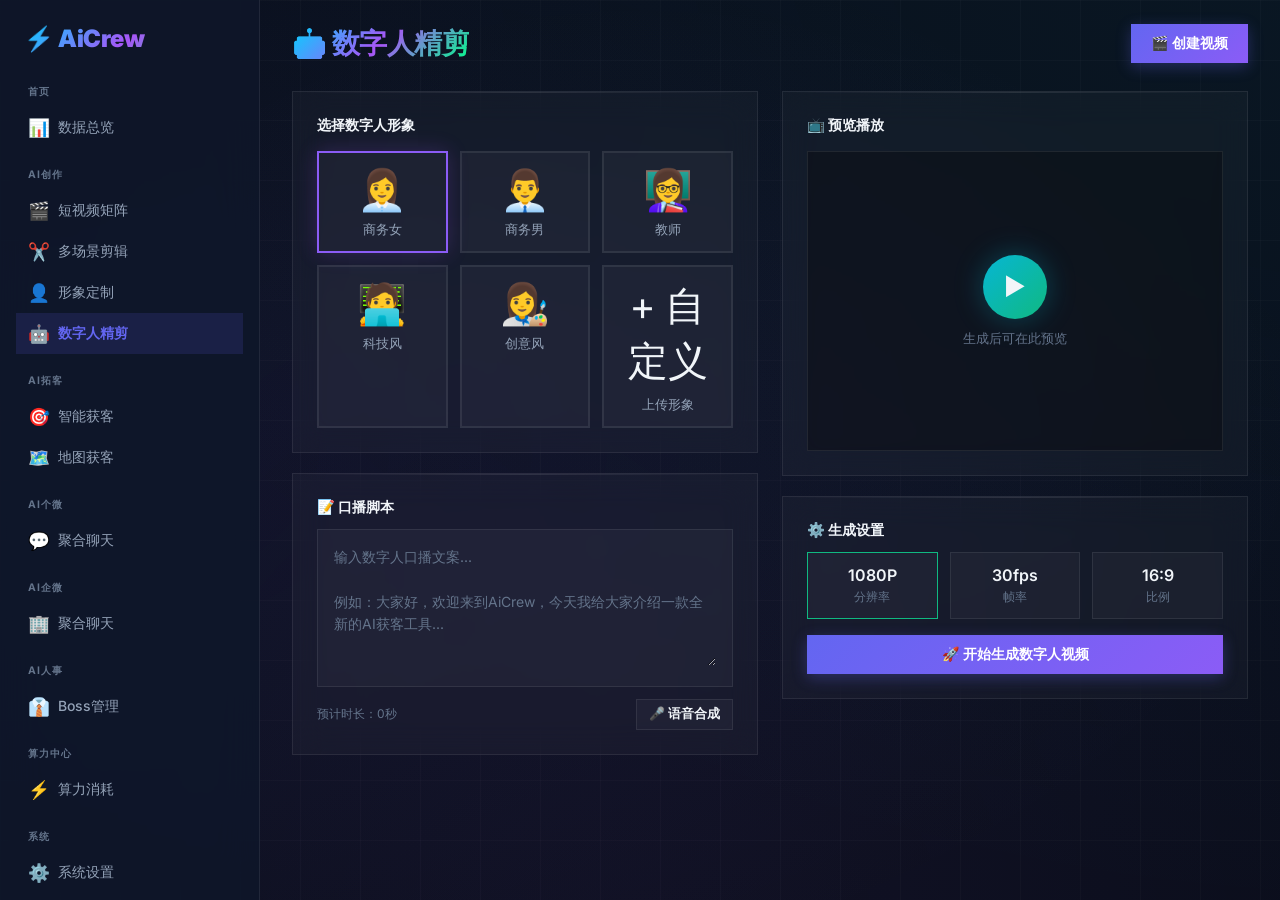
<file: prototype/pages/digital-human.html>
<!DOCTYPE html>
<html lang="zh-CN">
<head>
<meta charset="UTF-8">
<meta name="viewport" content="width=device-width, initial-scale=1.0">
<title>AiCrew - 数字人精剪</title>
<link rel="stylesheet" href="../css/theme.css">
<style>
.layout{display:flex;gap:24px;flex-wrap:wrap}
.left{flex:1;min-width:300px;display:flex;flex-direction:column;gap:20px}
.right{flex:1;min-width:300px;display:flex;flex-direction:column;gap:20px}
.avatar-grid{display:grid;grid-template-columns:repeat(auto-fill,minmax(120px,1fr));gap:12px}
.avatar-card{background:var(--bg-glass);border:2px solid var(--border-glass);border-radius:var(--radius-sm);padding:12px;text-align:center;cursor:pointer;transition:var(--transition)}
.avatar-card:hover,.avatar-card.active{border-color:var(--accent-2);box-shadow:0 0 20px rgba(168,85,247,0.2)}
.avatar-card .avatar-icon{font-size:2.5rem;margin-bottom:8px}
.avatar-card .name{font-size:0.8rem;color:var(--text-secondary)}
.player-box{background:rgba(0,0,0,0.3);border-radius:var(--radius);height:300px;display:flex;align-items:center;justify-content:center;flex-direction:column;gap:12px;border:1px solid var(--border-glass)}
.player-box .play-btn{width:64px;height:64px;border-radius:50%;background:var(--gradient-2);display:flex;align-items:center;justify-content:center;font-size:1.5rem;cursor:pointer;box-shadow:0 0 30px rgba(6,182,212,0.3);transition:var(--transition)}
.player-box .play-btn:hover{transform:scale(1.1)}
.script-box{background:var(--bg-glass);border:1px solid var(--border-glass);border-radius:var(--radius-sm);padding:16px}
.script-box textarea{width:100%;height:120px;background:transparent;border:none;color:var(--text-primary);font-family:inherit;font-size:0.875rem;resize:vertical;outline:none;line-height:1.6}
.script-box textarea::placeholder{color:var(--text-muted)}
.gen-options{display:flex;gap:12px;flex-wrap:wrap}
.gen-opt{flex:1;min-width:100px;background:var(--bg-glass);border:1px solid var(--border-glass);border-radius:var(--radius-sm);padding:12px;text-align:center;cursor:pointer;transition:var(--transition)}
.gen-opt:hover,.gen-opt.active{border-color:var(--accent-4)}
.gen-opt .label{font-size:0.75rem;color:var(--text-muted);margin-top:4px}
.gen-opt .val{font-size:1rem;font-weight:600}
</style>
</head>
<body>
<div class="grid-bg"></div>
<div class="app">
<aside class="sidebar">
  <div class="sidebar-logo">⚡ AiCrew</div>
  <nav>
    <div class="nav-section"><div class="nav-label">首页</div><a class="nav-item" href="dashboard.html"><span class="icon">📊</span>数据总览</a></div>
    <div class="nav-section"><div class="nav-label">AI创作</div><a class="nav-item" href="short-video.html"><span class="icon">🎬</span>短视频矩阵</a><a class="nav-item" href="multi-scene.html"><span class="icon">✂️</span>多场景剪辑</a><a class="nav-item" href="avatar-custom.html"><span class="icon">👤</span>形象定制</a><a class="nav-item active" href="digital-human.html"><span class="icon">🤖</span>数字人精剪</a></div>
    <div class="nav-section"><div class="nav-label">AI拓客</div><a class="nav-item" href="smart-acquire.html"><span class="icon">🎯</span>智能获客</a><a class="nav-item" href="map-acquire.html"><span class="icon">🗺️</span>地图获客</a></div>
    <div class="nav-section"><div class="nav-label">AI个微</div><a class="nav-item" href="personal-chat.html"><span class="icon">💬</span>聚合聊天</a></div>
    <div class="nav-section"><div class="nav-label">AI企微</div><a class="nav-item" href="wecom-chat.html"><span class="icon">🏢</span>聚合聊天</a></div>
    <div class="nav-section"><div class="nav-label">AI人事</div><a class="nav-item" href="boss-manage.html"><span class="icon">👔</span>Boss管理</a></div>
    <div class="nav-section"><div class="nav-label">算力中心</div><a class="nav-item" href="compute-center.html"><span class="icon">⚡</span>算力消耗</a></div>
    <div class="nav-section"><div class="nav-label">系统</div><a class="nav-item" href="settings.html"><span class="icon">⚙️</span>系统设置</a></div>
  </nav>
</aside>
<main class="main-content">
  <div class="page-header"><h1 class="page-title">🤖 数字人精剪</h1><button class="btn btn-primary">🎬 创建视频</button></div>
  <div class="layout">
    <div class="left">
      <div class="glass-card animate-in">
        <h3 style="font-size:0.9rem;margin-bottom:16px">选择数字人形象</h3>
        <div class="avatar-grid">
          <div class="avatar-card active"><div class="avatar-icon">👩‍💼</div><div class="name">商务女</div></div>
          <div class="avatar-card"><div class="avatar-icon">👨‍💼</div><div class="name">商务男</div></div>
          <div class="avatar-card"><div class="avatar-icon">👩‍🏫</div><div class="name">教师</div></div>
          <div class="avatar-card"><div class="avatar-icon">🧑‍💻</div><div class="name">科技风</div></div>
          <div class="avatar-card"><div class="avatar-icon">👩‍🎨</div><div class="name">创意风</div></div>
          <div class="avatar-card"><div class="avatar-icon">+ 自定义</div><div class="name">上传形象</div></div>
        </div>
      </div>
      <div class="glass-card animate-in animate-delay-1">
        <h3 style="font-size:0.9rem;margin-bottom:12px">📝 口播脚本</h3>
        <div class="script-box"><textarea placeholder="输入数字人口播文案...&#10;&#10;例如：大家好，欢迎来到AiCrew，今天我给大家介绍一款全新的AI获客工具..."></textarea></div>
        <div style="display:flex;justify-content:space-between;align-items:center;margin-top:12px">
          <span style="font-size:0.75rem;color:var(--text-muted)">预计时长：0秒</span>
          <button class="btn btn-secondary" style="padding:6px 12px;font-size:0.8rem">🎤 语音合成</button>
        </div>
      </div>
    </div>
    <div class="right">
      <div class="glass-card animate-in animate-delay-2">
        <h3 style="font-size:0.9rem;margin-bottom:16px">📺 预览播放</h3>
        <div class="player-box">
          <div class="play-btn">▶</div>
          <p style="color:var(--text-muted);font-size:0.8rem">生成后可在此预览</p>
        </div>
      </div>
      <div class="glass-card animate-in animate-delay-3">
        <h3 style="font-size:0.9rem;margin-bottom:12px">⚙️ 生成设置</h3>
        <div class="gen-options">
          <div class="gen-opt active"><div class="val">1080P</div><div class="label">分辨率</div></div>
          <div class="gen-opt"><div class="val">30fps</div><div class="label">帧率</div></div>
          <div class="gen-opt"><div class="val">16:9</div><div class="label">比例</div></div>
        </div>
        <button class="btn btn-primary" style="width:100%;justify-content:center;margin-top:16px">🚀 开始生成数字人视频</button>
      </div>
    </div>
  </div>
</main>
</div>
</body>
</html>
</file>
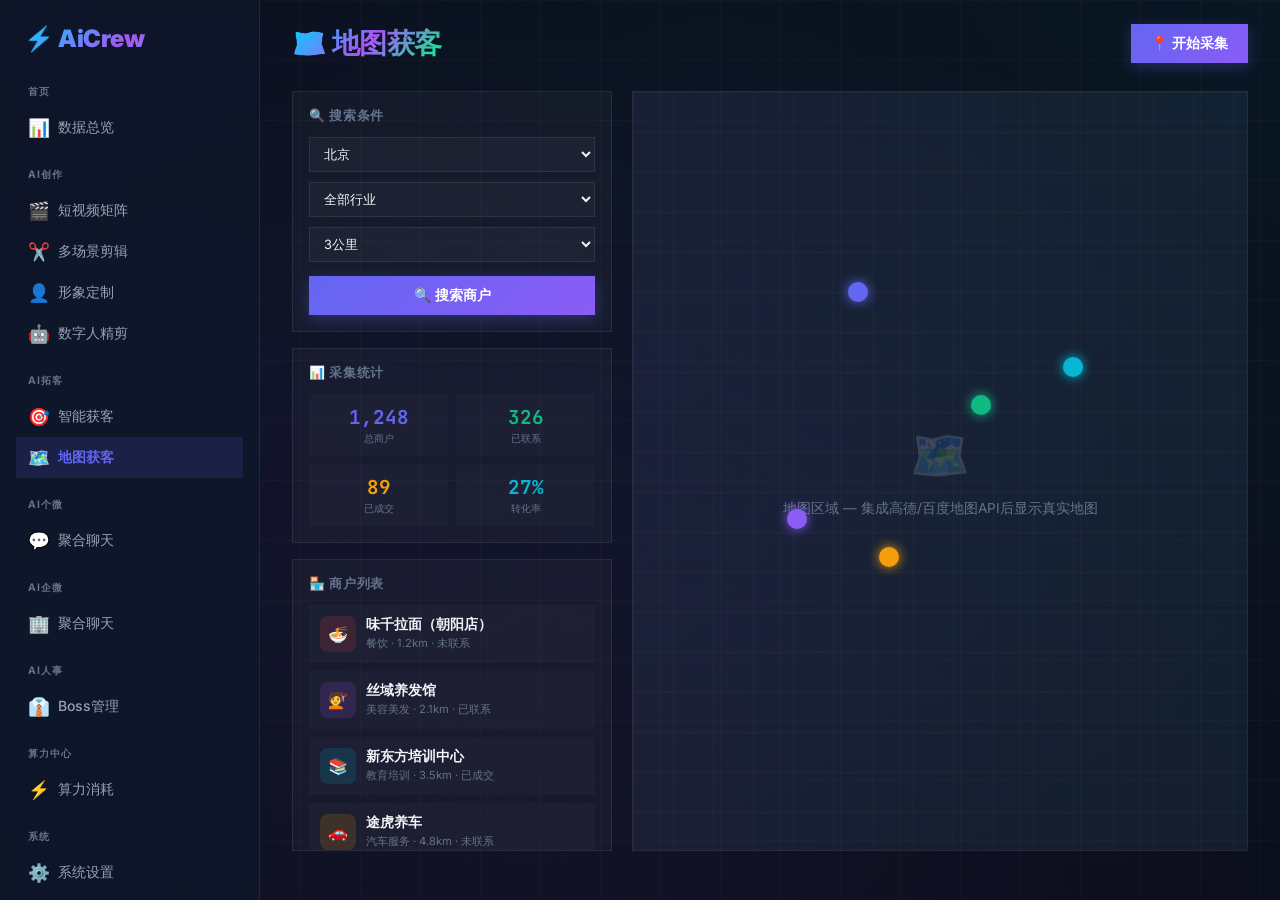
<file: prototype/pages/map-acquire.html>
<!DOCTYPE html>
<html lang="zh-CN">
<head>
<meta charset="UTF-8">
<meta name="viewport" content="width=device-width, initial-scale=1.0">
<title>AiCrew - 地图获客</title>
<link rel="stylesheet" href="../css/theme.css">
<style>
.map-layout{display:flex;gap:20px;height:calc(100vh - 140px);min-height:500px}
.map-sidebar{width:320px;flex-shrink:0;display:flex;flex-direction:column;gap:16px;overflow-y:auto}
.map-container{flex:1;background:var(--bg-glass);border:1px solid var(--border-glass);border-radius:var(--radius);position:relative;overflow:hidden;min-width:0}
.map-placeholder{width:100%;height:100%;display:flex;align-items:center;justify-content:center;flex-direction:column;gap:16px;background:linear-gradient(135deg,rgba(99,102,241,0.05),rgba(6,182,212,0.05))}
.map-placeholder .grid-lines{position:absolute;inset:0;background-image:linear-gradient(rgba(255,255,255,0.03) 1px,transparent 1px),linear-gradient(90deg,rgba(255,255,255,0.03) 1px,transparent 1px);background-size:40px 40px}
.map-pin{position:absolute;width:20px;height:20px;border-radius:50%;animation:pulse 2s infinite}
@keyframes pulse{0%,100%{transform:scale(1);opacity:1}50%{transform:scale(1.3);opacity:0.6}}
.search-panel{background:var(--bg-glass);border:1px solid var(--border-glass);border-radius:var(--radius-sm);padding:16px}
.search-panel h4{font-size:0.8rem;color:var(--text-muted);text-transform:uppercase;letter-spacing:0.05em;margin-bottom:12px}
.search-row{display:flex;gap:8px;margin-bottom:10px}
.search-row select,.search-row input{flex:1;background:rgba(255,255,255,0.03);border:1px solid var(--border-glass);border-radius:var(--radius-xs);padding:8px 10px;color:var(--text-primary);font-size:0.8rem;font-family:inherit}
.search-row select option{background:var(--bg-secondary)}
.merchant-list{display:flex;flex-direction:column;gap:8px;max-height:340px;overflow-y:auto}
.merchant-item{display:flex;gap:10px;padding:10px;border-radius:var(--radius-xs);background:rgba(255,255,255,0.02);border:1px solid transparent;cursor:pointer;transition:var(--transition)}
.merchant-item:hover{border-color:var(--accent-3);background:rgba(6,182,212,0.05)}
.merchant-icon{width:36px;height:36px;border-radius:8px;display:flex;align-items:center;justify-content:center;font-size:1rem;flex-shrink:0}
.merchant-info{flex:1;min-width:0}
.merchant-info .name{font-size:0.85rem;font-weight:600;margin-bottom:2px}
.merchant-info .meta{font-size:0.7rem;color:var(--text-muted)}
.map-stats{display:grid;grid-template-columns:1fr 1fr;gap:8px}
.map-stat{text-align:center;padding:10px;background:rgba(255,255,255,0.02);border-radius:var(--radius-xs)}
.map-stat .val{font-size:1.2rem;font-weight:700;font-family:'JetBrains Mono',monospace}
.map-stat .lbl{font-size:0.65rem;color:var(--text-muted);margin-top:2px}
</style>
</head>
<body>
<div class="grid-bg"></div>
<div class="app">
<aside class="sidebar">
  <div class="sidebar-logo">⚡ AiCrew</div>
  <nav>
    <div class="nav-section"><div class="nav-label">首页</div><a class="nav-item" href="dashboard.html"><span class="icon">📊</span>数据总览</a></div>
    <div class="nav-section"><div class="nav-label">AI创作</div><a class="nav-item" href="short-video.html"><span class="icon">🎬</span>短视频矩阵</a><a class="nav-item" href="multi-scene.html"><span class="icon">✂️</span>多场景剪辑</a><a class="nav-item" href="avatar-custom.html"><span class="icon">👤</span>形象定制</a><a class="nav-item" href="digital-human.html"><span class="icon">🤖</span>数字人精剪</a></div>
    <div class="nav-section"><div class="nav-label">AI拓客</div><a class="nav-item" href="smart-acquire.html"><span class="icon">🎯</span>智能获客</a><a class="nav-item active" href="map-acquire.html"><span class="icon">🗺️</span>地图获客</a></div>
    <div class="nav-section"><div class="nav-label">AI个微</div><a class="nav-item" href="personal-chat.html"><span class="icon">💬</span>聚合聊天</a></div>
    <div class="nav-section"><div class="nav-label">AI企微</div><a class="nav-item" href="wecom-chat.html"><span class="icon">🏢</span>聚合聊天</a></div>
    <div class="nav-section"><div class="nav-label">AI人事</div><a class="nav-item" href="boss-manage.html"><span class="icon">👔</span>Boss管理</a></div>
    <div class="nav-section"><div class="nav-label">算力中心</div><a class="nav-item" href="compute-center.html"><span class="icon">⚡</span>算力消耗</a></div>
    <div class="nav-section"><div class="nav-label">系统</div><a class="nav-item" href="settings.html"><span class="icon">⚙️</span>系统设置</a></div>
  </nav>
</aside>
<main class="main-content">
  <div class="page-header"><h1 class="page-title">🗺️ 地图获客</h1><button class="btn btn-primary">📍 开始采集</button></div>
  <div class="map-layout">
    <div class="map-sidebar">
      <div class="search-panel animate-in">
        <h4>🔍 搜索条件</h4>
        <div class="search-row"><select><option>北京</option><option>上海</option><option>广州</option><option>深圳</option><option>杭州</option><option>成都</option></select></div>
        <div class="search-row"><select><option>全部行业</option><option>餐饮</option><option>美容美发</option><option>教育培训</option><option>房地产</option><option>汽车服务</option></select></div>
        <div class="search-row"><select><option>3公里</option><option>5公里</option><option>10公里</option><option>20公里</option></select></div>
        <button class="btn btn-primary" style="width:100%;justify-content:center;margin-top:4px">🔍 搜索商户</button>
      </div>
      <div class="search-panel animate-in animate-delay-1">
        <h4>📊 采集统计</h4>
        <div class="map-stats">
          <div class="map-stat"><div class="val" style="color:var(--accent-1)">1,248</div><div class="lbl">总商户</div></div>
          <div class="map-stat"><div class="val" style="color:var(--accent-4)">326</div><div class="lbl">已联系</div></div>
          <div class="map-stat"><div class="val" style="color:var(--accent-5)">89</div><div class="lbl">已成交</div></div>
          <div class="map-stat"><div class="val" style="color:var(--accent-3)">27%</div><div class="lbl">转化率</div></div>
        </div>
      </div>
      <div class="search-panel animate-in animate-delay-2" style="flex:1;overflow-y:auto">
        <h4>🏪 商户列表</h4>
        <div class="merchant-list">
          <div class="merchant-item"><div class="merchant-icon" style="background:rgba(239,68,68,0.15)">🍜</div><div class="merchant-info"><div class="name">味千拉面（朝阳店）</div><div class="meta">餐饮 · 1.2km · 未联系</div></div></div>
          <div class="merchant-item"><div class="merchant-icon" style="background:rgba(168,85,247,0.15)">💇</div><div class="merchant-info"><div class="name">丝域养发馆</div><div class="meta">美容美发 · 2.1km · 已联系</div></div></div>
          <div class="merchant-item"><div class="merchant-icon" style="background:rgba(6,182,212,0.15)">📚</div><div class="merchant-info"><div class="name">新东方培训中心</div><div class="meta">教育培训 · 3.5km · 已成交</div></div></div>
          <div class="merchant-item"><div class="merchant-icon" style="background:rgba(245,158,11,0.15)">🚗</div><div class="merchant-info"><div class="name">途虎养车</div><div class="meta">汽车服务 · 4.8km · 未联系</div></div></div>
          <div class="merchant-item"><div class="merchant-icon" style="background:rgba(16,185,129,0.15)">🏠</div><div class="merchant-info"><div class="name">链家地产</div><div class="meta">房地产 · 5.2km · 已联系</div></div></div>
          <div class="merchant-item"><div class="merchant-icon" style="background:rgba(239,68,68,0.15)">☕</div><div class="merchant-info"><div class="name">星巴克（国贸店）</div><div class="meta">餐饮 · 6.1km · 未联系</div></div></div>
          <div class="merchant-item"><div class="merchant-icon" style="background:rgba(168,85,247,0.15)">🏋️</div><div class="merchant-info"><div class="name">威尔仕健身</div><div class="meta">运动健身 · 7.3km · 已成交</div></div></div>
        </div>
      </div>
    </div>
    <div class="map-container animate-in animate-delay-1">
      <div class="map-placeholder">
        <div class="grid-lines"></div>
        <div class="map-pin" style="top:25%;left:35%;background:var(--accent-1);box-shadow:0 0 12px var(--accent-1)"></div>
        <div class="map-pin" style="top:40%;left:55%;background:var(--accent-4);box-shadow:0 0 12px var(--accent-4)"></div>
        <div class="map-pin" style="top:60%;left:40%;background:var(--accent-5);box-shadow:0 0 12px var(--accent-5)"></div>
        <div class="map-pin" style="top:35%;left:70%;background:var(--accent-3);box-shadow:0 0 12px var(--accent-3)"></div>
        <div class="map-pin" style="top:55%;left:25%;background:var(--accent-2);box-shadow:0 0 12px var(--accent-2)"></div>
        <div style="font-size:3rem;opacity:0.2">🗺️</div>
        <p style="color:var(--text-muted);font-size:0.85rem">地图区域 — 集成高德/百度地图API后显示真实地图</p>
      </div>
    </div>
  </div>
</main>
</div>
</body>
</html>
</file>
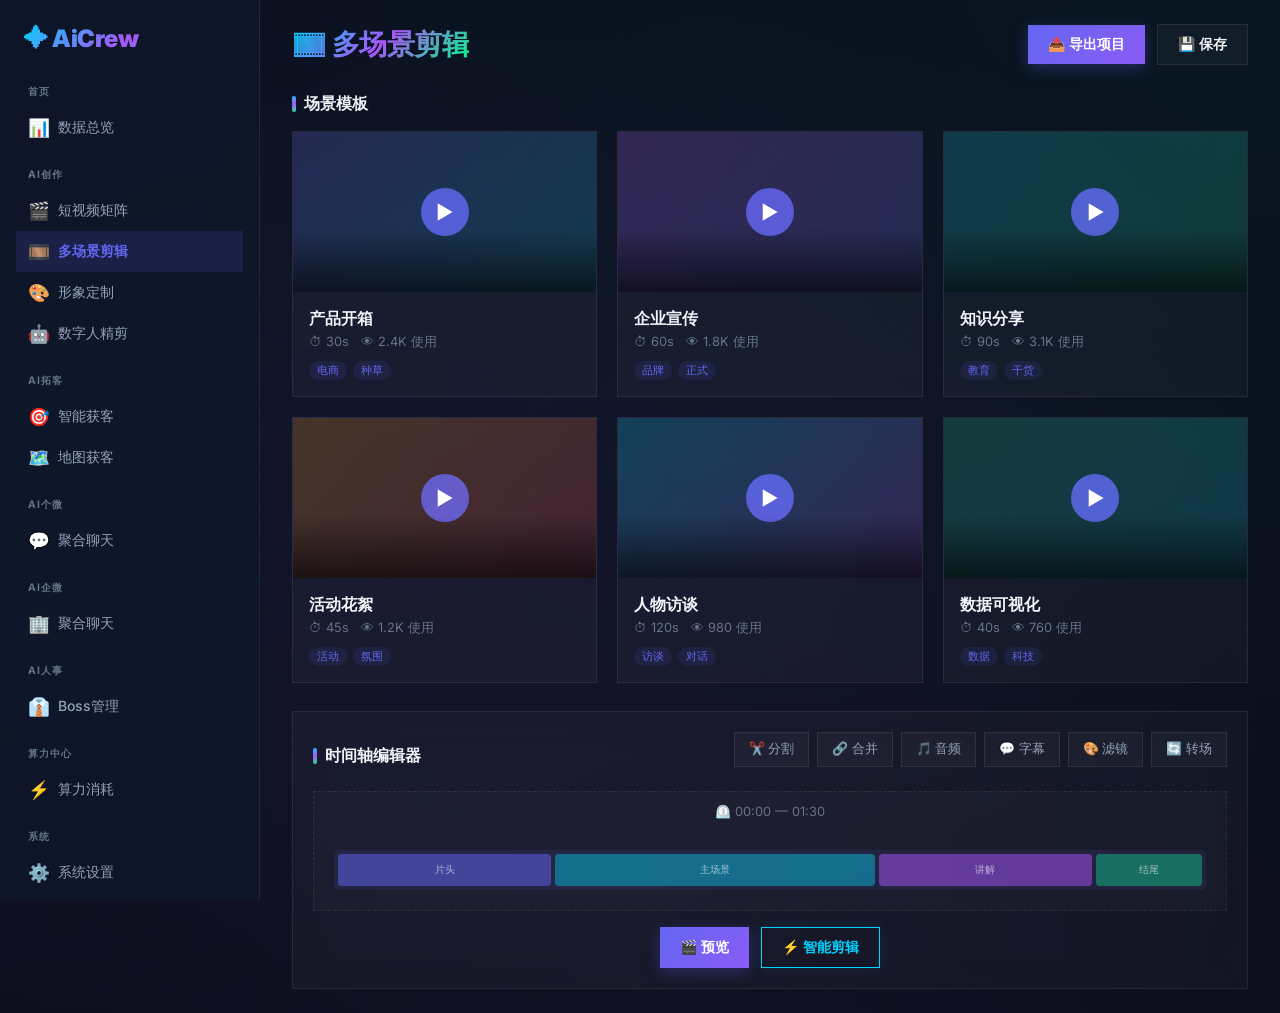
<file: prototype/pages/multi-scene.html>
<!DOCTYPE html>
<html lang="zh-CN">
<head>
  <meta charset="UTF-8">
  <meta name="viewport" content="width=device-width, initial-scale=1.0">
  <title>多场景剪辑 · AiCrew</title>
  <link rel="stylesheet" href="../css/theme.css">
  <style>
    .scene-grid { display: grid; grid-template-columns: repeat(auto-fill, minmax(280px, 1fr)); gap: 20px; margin-bottom: 28px; }
    .scene-card { background: var(--bg-glass); backdrop-filter: blur(16px); border: 1px solid var(--border-glass); border-radius: var(--radius); overflow: hidden; transition: var(--transition); cursor: pointer; }
    .scene-card:hover { border-color: rgba(99,102,241,0.3); transform: translateY(-4px); box-shadow: var(--shadow-glow); }
    .scene-preview { height: 160px; background: rgba(255,255,255,0.02); display: flex; align-items: center; justify-content: center; position: relative; overflow: hidden; }
    .scene-preview::after { content: ''; position: absolute; inset: 0; background: linear-gradient(180deg,transparent 60%,rgba(0,0,0,0.6)); }
    .scene-preview .play-btn { width: 48px; height: 48px; border-radius: 50%; background: rgba(99,102,241,0.8); backdrop-filter: blur(4px); display: flex; align-items: center; justify-content: center; font-size: 1.2rem; color: #fff; z-index: 1; transition: var(--transition); }
    .scene-card:hover .play-btn { transform: scale(1.15); background: var(--accent-1); }
    .scene-body { padding: 16px; }
    .scene-body h3 { font-size: 1rem; font-weight: 700; margin-bottom: 4px; }
    .scene-body .meta { font-size: 0.8rem; color: var(--text-muted); display: flex; gap: 12px; }
    .scene-body .tags { display: flex; gap: 6px; margin-top: 10px; flex-wrap: wrap; }
    .scene-tag { font-size: 0.7rem; padding: 2px 8px; border-radius: 12px; background: rgba(99,102,241,0.1); color: var(--accent-1); }
    .editor-area { background: var(--bg-glass); backdrop-filter: blur(16px); border: 1px solid var(--border-glass); border-radius: var(--radius); padding: 20px; }
    .timeline { height: 120px; background: rgba(255,255,255,0.02); border-radius: var(--radius-sm); border: 1px dashed rgba(255,255,255,0.08); display: flex; align-items: center; justify-content: center; color: var(--text-muted); font-size: 0.85rem; margin-top: 12px; position: relative; }
    .timeline-track { position: absolute; bottom: 20px; left: 20px; right: 20px; height: 40px; background: rgba(99,102,241,0.1); border-radius: 6px; display: flex; gap: 4px; padding: 4px; }
    .timeline-clip { height: 100%; border-radius: 4px; flex: 1; min-width: 30px; display: flex; align-items: center; justify-content: center; font-size: 0.6rem; color: rgba(255,255,255,0.6); }
    .section-title { font-size:1rem;font-weight:700;margin-bottom:16px;color:var(--text-primary);display:flex;align-items:center;gap:8px; }
    .section-title .dot { width:4px;height:16px;border-radius:2px;background:var(--gradient-neon);display:inline-block; }
    .editor-tools { display: flex; gap: 8px; flex-wrap: wrap; margin-bottom: 12px; }
    .tool-btn { padding: 8px 14px; border-radius: var(--radius-xs); border: 1px solid var(--border-glass); background: var(--bg-glass); color: var(--text-secondary); cursor: pointer; font-size: 0.8rem; transition: var(--transition); }
    .tool-btn:hover { border-color: var(--accent-1); color: var(--text-primary); }
    @media (max-width: 768px) { .scene-grid { grid-template-columns: 1fr 1fr; } }
    @media (max-width: 480px) { .scene-grid { grid-template-columns: 1fr; } }
  </style>
</head>
<body>
<div class="app">
  <nav class="sidebar">
    <div class="sidebar-logo">✦ AiCrew</div>
    <div class="nav-section">
      <div class="nav-label">首页</div>
      <a href="dashboard.html" class="nav-item"><span class="icon">📊</span>数据总览</a>
    </div>
    <div class="nav-section">
      <div class="nav-label">AI创作</div>
      <a href="short-video.html" class="nav-item"><span class="icon">🎬</span>短视频矩阵</a>
      <a href="multi-scene.html" class="nav-item active"><span class="icon">🎞️</span>多场景剪辑</a>
      <a href="avatar-custom.html" class="nav-item"><span class="icon">🎨</span>形象定制</a>
      <a href="digital-human.html" class="nav-item"><span class="icon">🤖</span>数字人精剪</a>
    </div>
    <div class="nav-section">
      <div class="nav-label">AI拓客</div>
      <a href="smart-acquire.html" class="nav-item"><span class="icon">🎯</span>智能获客</a>
      <a href="map-acquire.html" class="nav-item"><span class="icon">🗺️</span>地图获客</a>
    </div>
    <div class="nav-section">
      <div class="nav-label">AI个微</div>
      <a href="personal-chat.html" class="nav-item"><span class="icon">💬</span>聚合聊天</a>
    </div>
    <div class="nav-section">
      <div class="nav-label">AI企微</div>
      <a href="wecom-chat.html" class="nav-item"><span class="icon">🏢</span>聚合聊天</a>
    </div>
    <div class="nav-section">
      <div class="nav-label">AI人事</div>
      <a href="boss-manage.html" class="nav-item"><span class="icon">👔</span>Boss管理</a>
    </div>
    <div class="nav-section">
      <div class="nav-label">算力中心</div>
      <a href="compute-center.html" class="nav-item"><span class="icon">⚡</span>算力消耗</a>
    </div>
    <div class="nav-section">
      <div class="nav-label">系统</div>
      <a href="settings.html" class="nav-item"><span class="icon">⚙️</span>系统设置</a>
    </div>
  </nav>

  <main class="main-content">
    <div class="page-header">
      <h1 class="page-title animate-in">🎞️ 多场景剪辑</h1>
      <div>
        <button class="btn btn-primary">📤 导出项目</button>
        <button class="btn btn-secondary" style="margin-left:8px;">💾 保存</button>
      </div>
    </div>

    <!-- Scene Templates -->
    <div class="section-title animate-in animate-delay-1"><span class="dot"></span>场景模板</div>
    <div class="scene-grid animate-in animate-delay-1">
      <div class="scene-card">
        <div class="scene-preview" style="background:linear-gradient(135deg,rgba(99,102,241,0.2),rgba(6,182,212,0.2));">
          <div class="play-btn">▶</div>
        </div>
        <div class="scene-body">
          <h3>产品开箱</h3>
          <div class="meta"><span>⏱ 30s</span><span>👁 2.4K 使用</span></div>
          <div class="tags"><span class="scene-tag">电商</span><span class="scene-tag">种草</span></div>
        </div>
      </div>
      <div class="scene-card">
        <div class="scene-preview" style="background:linear-gradient(135deg,rgba(168,85,247,0.2),rgba(99,102,241,0.2));">
          <div class="play-btn">▶</div>
        </div>
        <div class="scene-body">
          <h3>企业宣传</h3>
          <div class="meta"><span>⏱ 60s</span><span>👁 1.8K 使用</span></div>
          <div class="tags"><span class="scene-tag">品牌</span><span class="scene-tag">正式</span></div>
        </div>
      </div>
      <div class="scene-card">
        <div class="scene-preview" style="background:linear-gradient(135deg,rgba(6,182,212,0.2),rgba(16,185,129,0.2));">
          <div class="play-btn">▶</div>
        </div>
        <div class="scene-body">
          <h3>知识分享</h3>
          <div class="meta"><span>⏱ 90s</span><span>👁 3.1K 使用</span></div>
          <div class="tags"><span class="scene-tag">教育</span><span class="scene-tag">干货</span></div>
        </div>
      </div>
      <div class="scene-card">
        <div class="scene-preview" style="background:linear-gradient(135deg,rgba(245,158,11,0.2),rgba(239,68,68,0.2));">
          <div class="play-btn">▶</div>
        </div>
        <div class="scene-body">
          <h3>活动花絮</h3>
          <div class="meta"><span>⏱ 45s</span><span>👁 1.2K 使用</span></div>
          <div class="tags"><span class="scene-tag">活动</span><span class="scene-tag">氛围</span></div>
        </div>
      </div>
      <div class="scene-card">
        <div class="scene-preview" style="background:linear-gradient(135deg,rgba(0,212,255,0.2),rgba(168,85,247,0.2));">
          <div class="play-btn">▶</div>
        </div>
        <div class="scene-body">
          <h3>人物访谈</h3>
          <div class="meta"><span>⏱ 120s</span><span>👁 980 使用</span></div>
          <div class="tags"><span class="scene-tag">访谈</span><span class="scene-tag">对话</span></div>
        </div>
      </div>
      <div class="scene-card">
        <div class="scene-preview" style="background:linear-gradient(135deg,rgba(16,185,129,0.2),rgba(6,182,212,0.2));">
          <div class="play-btn">▶</div>
        </div>
        <div class="scene-body">
          <h3>数据可视化</h3>
          <div class="meta"><span>⏱ 40s</span><span>👁 760 使用</span></div>
          <div class="tags"><span class="scene-tag">数据</span><span class="scene-tag">科技</span></div>
        </div>
      </div>
    </div>

    <!-- Editor Area -->
    <div class="editor-area animate-in animate-delay-2">
      <div style="display:flex;align-items:center;justify-content:space-between;flex-wrap:wrap;gap:12px;">
        <div class="section-title" style="margin-bottom:0;"><span class="dot"></span>时间轴编辑器</div>
        <div class="editor-tools">
          <button class="tool-btn">✂️ 分割</button>
          <button class="tool-btn">🔗 合并</button>
          <button class="tool-btn">🎵 音频</button>
          <button class="tool-btn">💬 字幕</button>
          <button class="tool-btn">🎨 滤镜</button>
          <button class="tool-btn">🔄 转场</button>
        </div>
      </div>
      <div class="timeline">
        <span style="position:absolute;top:12px;left:50%;transform:translateX(-50%);font-size:0.8rem;color:var(--text-muted);">⏲️ 00:00 — 01:30</span>
        <div class="timeline-track">
          <div class="timeline-clip" style="background:rgba(99,102,241,0.5);flex:2;">片头</div>
          <div class="timeline-clip" style="background:rgba(6,182,212,0.5);flex:3;">主场景</div>
          <div class="timeline-clip" style="background:rgba(168,85,247,0.5);flex:2;">讲解</div>
          <div class="timeline-clip" style="background:rgba(16,185,129,0.5);flex:1;">结尾</div>
        </div>
      </div>
      <div style="display:flex;justify-content:center;gap:12px;margin-top:16px;">
        <button class="btn btn-primary">🎬 预览</button>
        <button class="btn btn-neon">⚡ 智能剪辑</button>
      </div>
    </div>
  </main>
</div>
</body>
</html>
</file>
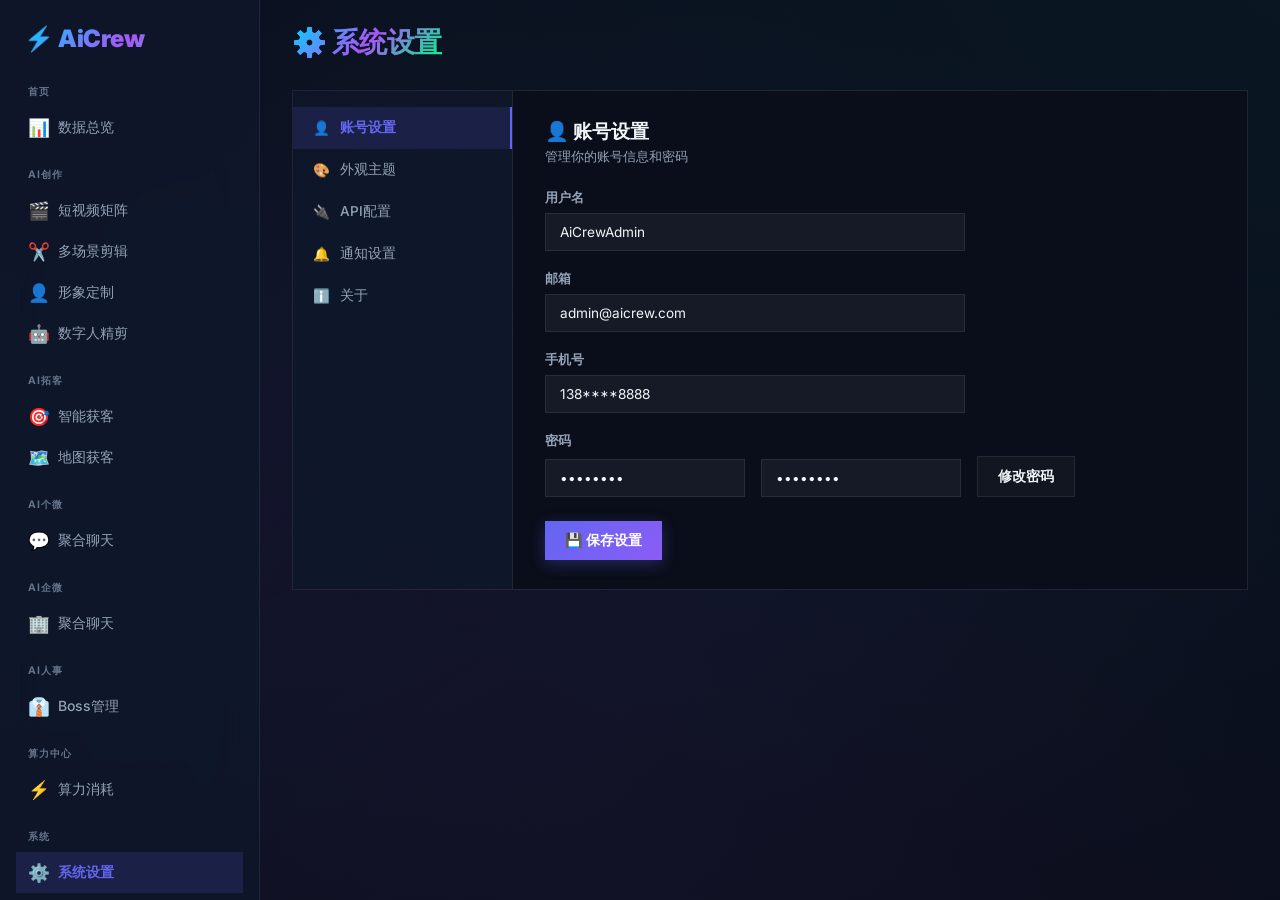
<file: prototype/pages/settings.html>
<!DOCTYPE html>
<html lang="zh-CN">
<head>
<meta charset="UTF-8">
<meta name="viewport" content="width=device-width, initial-scale=1.0">
<title>系统设置 · AiCrew</title>
<link rel="stylesheet" href="../css/theme.css">
<style>
.settings-layout{display:flex;gap:0;border-radius:var(--radius);overflow:hidden;border:1px solid var(--border-glass);min-height:500px}
.settings-menu{width:220px;background:rgba(15,23,42,0.95);border-right:1px solid var(--border-glass);padding:16px 0;flex-shrink:0}
.settings-menu-item{display:flex;align-items:center;gap:10px;padding:12px 20px;cursor:pointer;transition:var(--transition);color:var(--text-secondary);font-size:0.85rem;font-weight:500;border:none;background:none;width:100%;text-align:left;font-family:inherit}
.settings-menu-item:hover{background:rgba(99,102,241,0.08);color:var(--text-primary)}
.settings-menu-item.active{background:rgba(99,102,241,0.15);color:var(--accent-1);font-weight:600;border-right:2px solid var(--accent-1)}
.settings-content{flex:1;padding:28px 32px;background:var(--bg-primary);overflow-y:auto}
.setting-section{display:none}
.setting-section.active{display:block}
.setting-section h2{font-size:1.2rem;font-weight:700;margin-bottom:4px}
.setting-section .desc{font-size:0.8rem;color:var(--text-secondary);margin-bottom:24px}
.form-group{margin-bottom:20px}
.form-group label{display:block;font-size:0.8rem;font-weight:600;color:var(--text-secondary);margin-bottom:6px}
.form-group input[type="text"],.form-group input[type="email"],.form-group input[type="password"],.form-group input[type="tel"]{width:100%;max-width:420px;background:rgba(255,255,255,0.05);border:1px solid var(--border-glass);border-radius:var(--radius-xs);padding:10px 14px;color:var(--text-primary);font-size:0.85rem;outline:none;transition:var(--transition);font-family:inherit}
.form-group input:focus{border-color:var(--accent-1);box-shadow:0 0 10px rgba(99,102,241,0.2)}
.form-row{display:flex;gap:16px;align-items:flex-end;flex-wrap:wrap}
.switch-row{display:flex;justify-content:space-between;align-items:center;padding:12px 0;border-bottom:1px solid rgba(255,255,255,0.03)}
.switch-row:last-child{border-bottom:none}
.switch-row .info{flex:1}
.switch-row .info .title{font-size:0.9rem;font-weight:500}
.switch-row .info .sub{font-size:0.75rem;color:var(--text-muted);margin-top:2px}
.toggle{position:relative;width:44px;height:24px;background:rgba(255,255,255,0.1);border-radius:12px;cursor:pointer;transition:var(--transition);flex-shrink:0}
.toggle.active{background:var(--accent-1)}
.toggle::after{content:'';position:absolute;top:2px;left:2px;width:20px;height:20px;border-radius:50%;background:#fff;transition:var(--transition)}
.toggle.active::after{left:22px}
.about-info{max-width:500px}
.about-info .version{font-size:2rem;font-weight:900;font-family:'JetBrains Mono',monospace;background:var(--gradient-neon);-webkit-background-clip:text;-webkit-text-fill-color:transparent;margin-bottom:8px}
.about-info .update-log{background:rgba(255,255,255,0.02);border:1px solid var(--border-glass);border-radius:var(--radius-sm);padding:16px;margin:16px 0}
.about-info .update-log h4{margin-bottom:8px;font-size:0.85rem}
.about-info .update-log li{font-size:0.8rem;color:var(--text-secondary);padding:4px 0;list-style:none}
.about-info .update-log li::before{content:"✦ ";color:var(--neon-blue)}

/* ── Theme Grid ── */
.theme-grid{display:grid;grid-template-columns:repeat(auto-fill,minmax(160px,1fr));gap:14px;margin-bottom:24px}
.theme-card{background:var(--bg-glass);border:2px solid var(--border-glass);border-radius:14px;padding:16px;cursor:pointer;transition:all 0.3s ease;text-align:center}
.theme-card:hover{border-color:var(--accent-1);transform:translateY(-2px);box-shadow:var(--shadow-glow)}
.theme-card.active{border-color:var(--accent-1);box-shadow:0 0 20px rgba(99,102,241,0.2)}
.theme-card .color-bar{height:6px;border-radius:3px;margin-bottom:10px}
.theme-card .theme-name{font-size:0.85rem;font-weight:600;margin-bottom:2px}
.theme-card .theme-desc{font-size:0.7rem;color:var(--text-muted)}
.theme-card .check{display:none;font-size:1.2rem;color:var(--accent-4)}
.theme-card.active .check{display:inline}
[data-theme="light"] .settings-menu{background:rgba(255,255,255,0.95)}
@media (max-width:768px){.settings-layout{flex-direction:column}.settings-menu{width:100%;border-right:none;border-bottom:1px solid var(--border-glass);display:flex;overflow-x:auto;padding:0}.settings-menu-item{white-space:nowrap;padding:12px 16px;border-bottom:2px solid transparent}.settings-menu-item.active{border-right:none;border-bottom-color:var(--accent-1)}}
</style>
</head>
<body>
<div class="app">
<aside class="sidebar">
  <div class="sidebar-logo">⚡ AiCrew</div>
  <nav>
    <div class="nav-section"><div class="nav-label">首页</div><a class="nav-item" href="dashboard.html"><span class="icon">📊</span>数据总览</a></div>
    <div class="nav-section"><div class="nav-label">AI创作</div><a class="nav-item" href="short-video.html"><span class="icon">🎬</span>短视频矩阵</a><a class="nav-item" href="multi-scene.html"><span class="icon">✂️</span>多场景剪辑</a><a class="nav-item" href="avatar-custom.html"><span class="icon">👤</span>形象定制</a><a class="nav-item" href="digital-human.html"><span class="icon">🤖</span>数字人精剪</a></div>
    <div class="nav-section"><div class="nav-label">AI拓客</div><a class="nav-item" href="smart-acquire.html"><span class="icon">🎯</span>智能获客</a><a class="nav-item" href="map-acquire.html"><span class="icon">🗺️</span>地图获客</a></div>
    <div class="nav-section"><div class="nav-label">AI个微</div><a class="nav-item" href="personal-chat.html"><span class="icon">💬</span>聚合聊天</a></div>
    <div class="nav-section"><div class="nav-label">AI企微</div><a class="nav-item" href="wecom-chat.html"><span class="icon">🏢</span>聚合聊天</a></div>
    <div class="nav-section"><div class="nav-label">AI人事</div><a class="nav-item" href="boss-manage.html"><span class="icon">👔</span>Boss管理</a></div>
    <div class="nav-section"><div class="nav-label">算力中心</div><a class="nav-item" href="compute-center.html"><span class="icon">⚡</span>算力消耗</a></div>
    <div class="nav-section"><div class="nav-label">系统</div><a class="nav-item active" href="settings.html"><span class="icon">⚙️</span>系统设置</a></div>
  </nav>
</aside>
<main class="main-content">
  <div class="page-header"><h1 class="page-title">⚙️ 系统设置</h1></div>
  <div class="settings-layout animate-in">
    <div class="settings-menu">
      <button class="settings-menu-item active" data-tab="account"><span>👤</span>账号设置</button>
      <button class="settings-menu-item" data-tab="appearance"><span>🎨</span>外观主题</button>
      <button class="settings-menu-item" data-tab="api"><span>🔌</span>API配置</button>
      <button class="settings-menu-item" data-tab="notify"><span>🔔</span>通知设置</button>
      <button class="settings-menu-item" data-tab="about"><span>ℹ️</span>关于</button>
    </div>
    <div class="settings-content">
      <!-- 账号设置 -->
      <div class="setting-section active" id="tab-account">
        <h2>👤 账号设置</h2>
        <div class="desc">管理你的账号信息和密码</div>
        <div class="form-group"><label>用户名</label><input type="text" value="AiCrewAdmin" placeholder="请输入用户名"></div>
        <div class="form-group"><label>邮箱</label><input type="email" value="admin@aicrew.com" placeholder="请输入邮箱地址"></div>
        <div class="form-group"><label>手机号</label><input type="tel" value="138****8888" placeholder="请输入手机号"></div>
        <div class="form-group"><label>密码</label><div class="form-row"><input type="password" value="········" placeholder="新密码" style="max-width:200px"><input type="password" value="········" placeholder="确认新密码" style="max-width:200px"><button class="btn btn-secondary">修改密码</button></div></div>
        <div style="margin-top:24px"><button class="btn btn-primary">💾 保存设置</button></div>
      </div>
      <!-- 外观主题 -->
      <div class="setting-section" id="tab-appearance">
        <h2>🎨 外观主题</h2>
        <div class="desc">选择你喜欢的界面主题风格</div>
        <div class="theme-grid" id="themeGrid">
          <div class="theme-card" data-theme-id="neon-dark">
            <div class="color-bar" style="background:linear-gradient(90deg,#6366f1,#a855f7,#00d4ff)"></div>
            <div class="theme-name">暗夜霓虹</div>
            <div class="theme-desc">深邃黑底 + 霓虹光效</div>
            <div class="check">✓</div>
          </div>
          <div class="theme-card" data-theme-id="ocean-blue">
            <div class="color-bar" style="background:linear-gradient(90deg,#0ea5e9,#22d3ee,#38bdf8)"></div>
            <div class="theme-name">深海蓝调</div>
            <div class="theme-desc">深邃海洋 + 冰蓝科技</div>
            <div class="check">✓</div>
          </div>
          <div class="theme-card" data-theme-id="sunset-warm">
            <div class="color-bar" style="background:linear-gradient(90deg,#f97316,#f43f5e,#fbbf24)"></div>
            <div class="theme-name">日落暖橙</div>
            <div class="theme-desc">温暖橙色 + 日落氛围</div>
            <div class="check">✓</div>
          </div>
          <div class="theme-card" data-theme-id="aurora-green">
            <div class="color-bar" style="background:linear-gradient(90deg,#10b981,#06d6a0,#34d399)"></div>
            <div class="theme-name">极光绿野</div>
            <div class="theme-desc">自然绿色 + 极光梦幻</div>
            <div class="check">✓</div>
          </div>
          <div class="theme-card" data-theme-id="purple-haze">
            <div class="color-bar" style="background:linear-gradient(90deg,#a855f7,#c084fc,#818cf8)"></div>
            <div class="theme-name">紫雾迷梦</div>
            <div class="theme-desc">紫色渐变 + 梦幻质感</div>
            <div class="check">✓</div>
          </div>
          <div class="theme-card" data-theme-id="light">
            <div class="color-bar" style="background:linear-gradient(90deg,#f1f5f9,#e2e8f0,#94a3b8)"></div>
            <div class="theme-name">明亮清爽</div>
            <div class="theme-desc">浅色背景 + 清爽风格</div>
            <div class="check">✓</div>
          </div>
        </div>
        <div style="padding:16px;background:rgba(255,255,255,0.02);border:1px solid var(--border-glass);border-radius:var(--radius-sm)">
          <p style="font-size:0.8rem;color:var(--text-secondary)">💡 主题选择会立即生效并保存到本地，下次打开时自动加载。</p>
        </div>
      </div>
      <!-- API配置 -->
      <div class="setting-section" id="tab-api">
        <h2>🔌 API配置</h2>
        <div class="desc">配置API接口以对接外部系统</div>
        <div class="form-group"><label>API地址</label><input type="text" value="https://api.aicrew.com/v2" placeholder="请输入API地址"></div>
        <div class="form-group"><label>API Key</label><input type="text" value="sk-aicrew-xxxxxxxxxxxxxxxxxxxxxxxxxxxxxxxx" placeholder="请输入API Key"></div>
        <div class="form-group"><label>Secret Key</label><input type="password" value="················" placeholder="请输入Secret Key"></div>
        <div class="form-group"><span class="badge badge-success" style="margin-right:8px">● 已连接</span><span style="font-size:0.8rem;color:var(--text-secondary)">上次连接成功：2026-06-15 12:00:00</span></div>
        <div style="margin-top:16px;display:flex;gap:10px"><button class="btn btn-primary">🔗 测试连接</button><button class="btn btn-secondary">💾 保存配置</button></div>
      </div>
      <!-- 通知设置 -->
      <div class="setting-section" id="tab-notify">
        <h2>🔔 通知设置</h2>
        <div class="desc">管理你收到的通知类型和方式</div>
        <div class="switch-row"><div class="info"><div class="title">📨 新线索通知</div><div class="sub">当有新的获客线索时发送通知</div></div><div class="toggle active"></div></div>
        <div class="switch-row"><div class="info"><div class="title">🔧 系统更新</div><div class="sub">平台版本更新和功能上线通知</div></div><div class="toggle active"></div></div>
        <div class="switch-row"><div class="info"><div class="title">⚡ 算力不足提醒</div><div class="sub">当日算力消耗达80%时发送提醒</div></div><div class="toggle active"></div></div>
        <div class="switch-row"><div class="info"><div class="title">📊 数据周报</div><div class="sub">每周一发送上周数据汇总报告</div></div><div class="toggle"></div></div>
        <div class="switch-row"><div class="info"><div class="title">🤖 AI助手建议</div><div class="sub">AI主动推送的运营建议通知</div></div><div class="toggle active"></div></div>
        <div style="margin-top:20px"><button class="btn btn-primary">💾 保存设置</button></div>
      </div>
      <!-- 关于 -->
      <div class="setting-section" id="tab-about">
        <h2>ℹ️ 关于</h2>
        <div class="desc">了解当前平台版本信息</div>
        <div class="about-info">
          <div class="version">v2.0.0</div>
          <div style="color:var(--text-secondary);font-size:0.85rem">AiCrew AI智能营销获客平台</div>
          <div class="update-log">
            <h4>📋 更新日志</h4>
            <ul>
              <li>v2.0.0 - 全新UI设计，支持6种主题切换</li>
              <li>v1.9.0 - 新增算力中心模块</li>
              <li>v1.8.0 - Boss管理上线</li>
              <li>v1.7.0 - 企微聚合聊天功能发布</li>
              <li>v1.6.0 - 个微聚合聊天优化</li>
              <li>v1.5.0 - 新增地图获客功能</li>
              <li>v1.4.0 - 数字人精剪模块上线</li>
              <li>v1.0.0 - AiCrew平台正式上线</li>
            </ul>
          </div>
          <button class="btn btn-primary">🔄 检查更新</button>
        </div>
      </div>
    </div>
  </div>
</main>
</div>
<script>
// Tab switching
document.querySelectorAll('.settings-menu-item').forEach(function(btn){
  btn.addEventListener('click',function(){
    document.querySelectorAll('.settings-menu-item').forEach(function(b){b.classList.remove('active')});
    document.querySelectorAll('.setting-section').forEach(function(s){s.classList.remove('active')});
    this.classList.add('active');
    document.getElementById('tab-'+this.getAttribute('data-tab')).classList.add('active');
  });
});
// Toggle switches
document.querySelectorAll('.toggle').forEach(function(t){
  t.addEventListener('click',function(){this.classList.toggle('active')});
});
// Theme switching from settings
(function(){
  var saved = localStorage.getItem('aicrew-theme') || 'neon-dark';
  document.documentElement.setAttribute('data-theme', saved);
  // Mark active theme card
  document.querySelectorAll('.theme-card').forEach(function(c){
    if(c.dataset.themeId === saved) c.classList.add('active');
  });
  // Click to switch theme
  document.querySelectorAll('.theme-card').forEach(function(card){
    card.addEventListener('click', function(){
      var t = this.dataset.themeId;
      document.documentElement.setAttribute('data-theme', t);
      localStorage.setItem('aicrew-theme', t);
      document.querySelectorAll('.theme-card').forEach(function(c){c.classList.remove('active')});
      this.classList.add('active');
    });
  });
})();
</script>
</body>
</html>
</file>
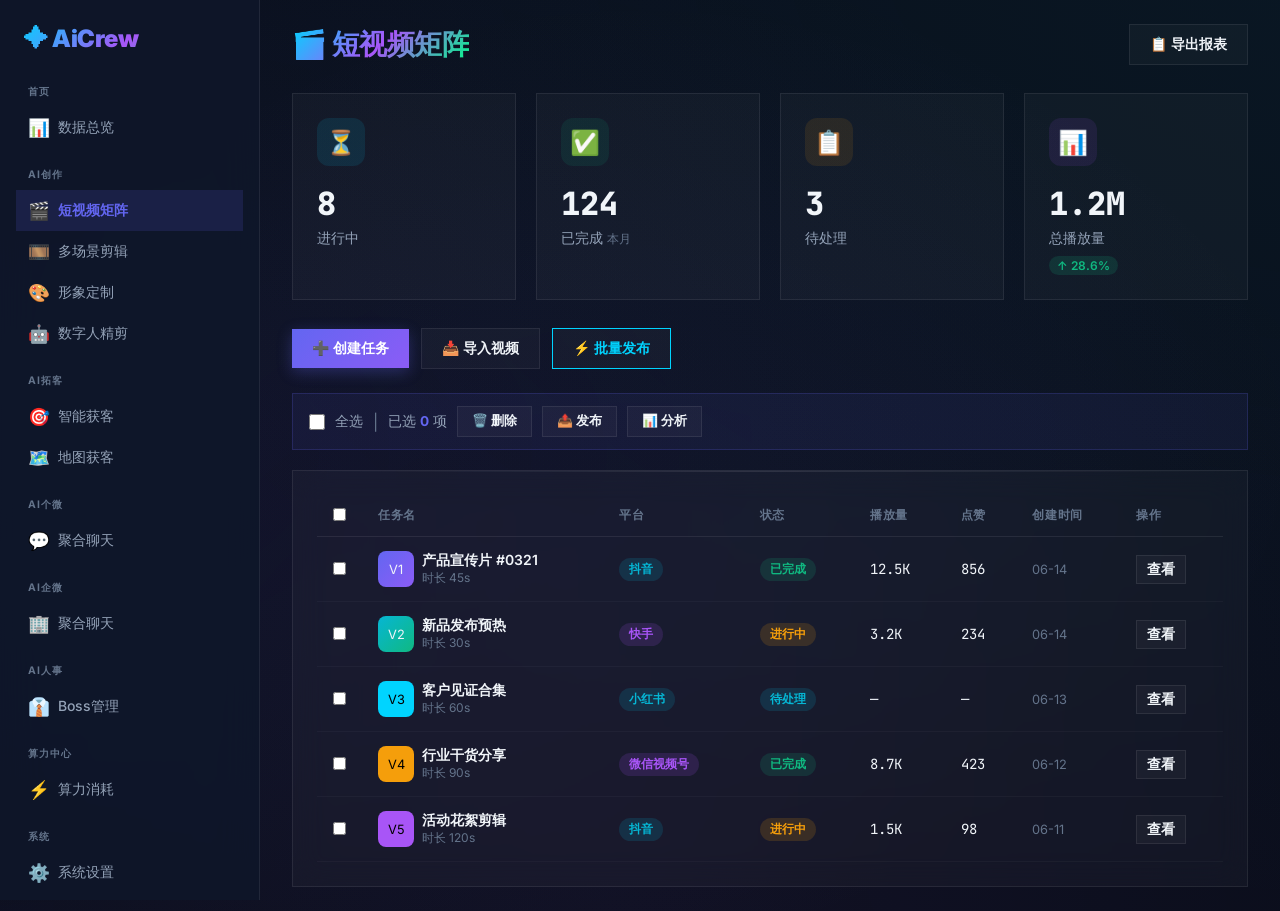
<file: prototype/pages/short-video.html>
<!DOCTYPE html>
<html lang="zh-CN">
<head>
  <meta charset="UTF-8">
  <meta name="viewport" content="width=device-width, initial-scale=1.0">
  <title>短视频矩阵 · AiCrew</title>
  <link rel="stylesheet" href="../css/theme.css">
  <style>
    .task-actions { display: flex; gap: 12px; margin-bottom: 24px; flex-wrap: wrap; align-items: center; }
    .batch-bar { display: flex; gap: 10px; align-items: center; padding: 12px 16px; background: rgba(99,102,241,0.08); border: 1px solid rgba(99,102,241,0.2); border-radius: var(--radius-sm); margin-bottom: 20px; flex-wrap: wrap; }
    .batch-bar .count { color: var(--accent-1); font-weight: 700; }
    .section-title { font-size:1rem;font-weight:700;margin-bottom:16px;color:var(--text-primary);display:flex;align-items:center;gap:8px; }
    .section-title .dot { width:4px;height:16px;border-radius:2px;background:var(--gradient-neon);display:inline-block; }
    .status-tag { font-size:0.75rem;padding:2px 8px;border-radius:12px;display:inline-block; }
    @media (max-width:768px) {
      .task-actions { flex-direction: column; align-items: stretch; }
    }
  </style>
</head>
<body>
<div class="app">
  <nav class="sidebar">
    <div class="sidebar-logo">✦ AiCrew</div>
    <div class="nav-section">
      <div class="nav-label">首页</div>
      <a href="dashboard.html" class="nav-item"><span class="icon">📊</span>数据总览</a>
    </div>
    <div class="nav-section">
      <div class="nav-label">AI创作</div>
      <a href="short-video.html" class="nav-item active"><span class="icon">🎬</span>短视频矩阵</a>
      <a href="multi-scene.html" class="nav-item"><span class="icon">🎞️</span>多场景剪辑</a>
      <a href="avatar-custom.html" class="nav-item"><span class="icon">🎨</span>形象定制</a>
      <a href="digital-human.html" class="nav-item"><span class="icon">🤖</span>数字人精剪</a>
    </div>
    <div class="nav-section">
      <div class="nav-label">AI拓客</div>
      <a href="smart-acquire.html" class="nav-item"><span class="icon">🎯</span>智能获客</a>
      <a href="map-acquire.html" class="nav-item"><span class="icon">🗺️</span>地图获客</a>
    </div>
    <div class="nav-section">
      <div class="nav-label">AI个微</div>
      <a href="personal-chat.html" class="nav-item"><span class="icon">💬</span>聚合聊天</a>
    </div>
    <div class="nav-section">
      <div class="nav-label">AI企微</div>
      <a href="wecom-chat.html" class="nav-item"><span class="icon">🏢</span>聚合聊天</a>
    </div>
    <div class="nav-section">
      <div class="nav-label">AI人事</div>
      <a href="boss-manage.html" class="nav-item"><span class="icon">👔</span>Boss管理</a>
    </div>
    <div class="nav-section">
      <div class="nav-label">算力中心</div>
      <a href="compute-center.html" class="nav-item"><span class="icon">⚡</span>算力消耗</a>
    </div>
    <div class="nav-section">
      <div class="nav-label">系统</div>
      <a href="settings.html" class="nav-item"><span class="icon">⚙️</span>系统设置</a>
    </div>
  </nav>

  <main class="main-content">
    <div class="page-header">
      <h1 class="page-title animate-in">🎬 短视频矩阵</h1>
      <div>
        <button class="btn btn-secondary">📋 导出报表</button>
      </div>
    </div>

    <!-- Stats -->
    <div class="stats-grid animate-in animate-delay-1">
      <div class="stat-card">
        <div class="icon" style="background:rgba(0,212,255,0.1);color:var(--neon-blue);">⏳</div>
        <div class="value">8</div>
        <div class="label">进行中</div>
      </div>
      <div class="stat-card">
        <div class="icon" style="background:rgba(16,185,129,0.1);color:#10b981;">✅</div>
        <div class="value">124</div>
        <div class="label">已完成 <span style="font-size:0.75rem;color:var(--text-muted);">本月</span></div>
      </div>
      <div class="stat-card">
        <div class="icon" style="background:rgba(245,158,11,0.1);color:#f59e0b;">📋</div>
        <div class="value">3</div>
        <div class="label">待处理</div>
      </div>
      <div class="stat-card">
        <div class="icon" style="background:rgba(168,85,247,0.1);color:#a855f7;">📊</div>
        <div class="value">1.2M</div>
        <div class="label">总播放量</div>
        <span class="trend trend-up">↑ 28.6%</span>
      </div>
    </div>

    <!-- Actions -->
    <div class="task-actions animate-in animate-delay-2">
      <button class="btn btn-primary">➕ 创建任务</button>
      <button class="btn btn-secondary">📥 导入视频</button>
      <button class="btn btn-secondary" style="color:var(--neon-blue);border-color:var(--neon-blue);">⚡ 批量发布</button>
    </div>

    <!-- Batch Operations -->
    <div class="batch-bar animate-in animate-delay-2">
      <input type="checkbox" id="selectAll" style="accent-color:var(--accent-1);width:16px;height:16px;">
      <label for="selectAll" style="color:var(--text-secondary);font-size:0.85rem;">全选</label>
      <span style="color:var(--text-muted);">|</span>
      <span style="font-size:0.85rem;color:var(--text-secondary);">已选 <span class="count">0</span> 项</span>
      <button class="btn btn-secondary" style="padding:6px 14px;font-size:0.8rem;">🗑️ 删除</button>
      <button class="btn btn-secondary" style="padding:6px 14px;font-size:0.8rem;">📤 发布</button>
      <button class="btn btn-secondary" style="padding:6px 14px;font-size:0.8rem;">📊 分析</button>
    </div>

    <!-- Task List -->
    <div class="glass-card animate-in animate-delay-3">
      <table class="data-table">
        <thead>
          <tr>
            <th style="width:32px;"><input type="checkbox" style="accent-color:var(--accent-1);"></th>
            <th>任务名</th>
            <th>平台</th>
            <th>状态</th>
            <th>播放量</th>
            <th>点赞</th>
            <th>创建时间</th>
            <th>操作</th>
          </tr>
        </thead>
        <tbody>
          <tr>
            <td><input type="checkbox" style="accent-color:var(--accent-1);"></td>
            <td>
              <div style="display:flex;align-items:center;gap:8px;">
                <span style="width:36px;height:36px;border-radius:8px;background:var(--gradient-1);display:flex;align-items:center;justify-content:center;font-size:0.8rem;">V1</span>
                <div>
                  <div style="font-weight:600;">产品宣传片 #0321</div>
                  <div style="font-size:0.75rem;color:var(--text-muted);">时长 45s</div>
                </div>
              </div>
            </td>
            <td><span class="badge badge-info">抖音</span></td>
            <td><span class="badge badge-success">已完成</span></td>
            <td style="font-family:'JetBrains Mono',monospace;">12.5K</td>
            <td style="font-family:'JetBrains Mono',monospace;">856</td>
            <td style="color:var(--text-muted);font-size:0.8rem;">06-14</td>
            <td><button class="btn btn-secondary" style="padding:4px 10px;">查看</button></td>
          </tr>
          <tr>
            <td><input type="checkbox" style="accent-color:var(--accent-1);"></td>
            <td>
              <div style="display:flex;align-items:center;gap:8px;">
                <span style="width:36px;height:36px;border-radius:8px;background:var(--gradient-2);display:flex;align-items:center;justify-content:center;font-size:0.8rem;">V2</span>
                <div>
                  <div style="font-weight:600;">新品发布预热</div>
                  <div style="font-size:0.75rem;color:var(--text-muted);">时长 30s</div>
                </div>
              </div>
            </td>
            <td><span class="badge badge-purple">快手</span></td>
            <td><span class="badge badge-warning">进行中</span></td>
            <td style="font-family:'JetBrains Mono',monospace;">3.2K</td>
            <td style="font-family:'JetBrains Mono',monospace;">234</td>
            <td style="color:var(--text-muted);font-size:0.8rem;">06-14</td>
            <td><button class="btn btn-secondary" style="padding:4px 10px;">查看</button></td>
          </tr>
          <tr>
            <td><input type="checkbox" style="accent-color:var(--accent-1);"></td>
            <td>
              <div style="display:flex;align-items:center;gap:8px;">
                <span style="width:36px;height:36px;border-radius:8px;background:var(--neon-blue);display:flex;align-items:center;justify-content:center;font-size:0.8rem;color:#000;">V3</span>
                <div>
                  <div style="font-weight:600;">客户见证合集</div>
                  <div style="font-size:0.75rem;color:var(--text-muted);">时长 60s</div>
                </div>
              </div>
            </td>
            <td><span class="badge badge-info">小红书</span></td>
            <td><span class="badge badge-info">待处理</span></td>
            <td style="font-family:'JetBrains Mono',monospace;">—</td>
            <td style="font-family:'JetBrains Mono',monospace;">—</td>
            <td style="color:var(--text-muted);font-size:0.8rem;">06-13</td>
            <td><button class="btn btn-secondary" style="padding:4px 10px;">查看</button></td>
          </tr>
          <tr>
            <td><input type="checkbox" style="accent-color:var(--accent-1);"></td>
            <td>
              <div style="display:flex;align-items:center;gap:8px;">
                <span style="width:36px;height:36px;border-radius:8px;background:#f59e0b;display:flex;align-items:center;justify-content:center;font-size:0.8rem;color:#000;">V4</span>
                <div>
                  <div style="font-weight:600;">行业干货分享</div>
                  <div style="font-size:0.75rem;color:var(--text-muted);">时长 90s</div>
                </div>
              </div>
            </td>
            <td><span class="badge badge-purple">微信视频号</span></td>
            <td><span class="badge badge-success">已完成</span></td>
            <td style="font-family:'JetBrains Mono',monospace;">8.7K</td>
            <td style="font-family:'JetBrains Mono',monospace;">423</td>
            <td style="color:var(--text-muted);font-size:0.8rem;">06-12</td>
            <td><button class="btn btn-secondary" style="padding:4px 10px;">查看</button></td>
          </tr>
          <tr>
            <td><input type="checkbox" style="accent-color:var(--accent-1);"></td>
            <td>
              <div style="display:flex;align-items:center;gap:8px;">
                <span style="width:36px;height:36px;border-radius:8px;background:var(--neon-purple);display:flex;align-items:center;justify-content:center;font-size:0.8rem;color:#000;">V5</span>
                <div>
                  <div style="font-weight:600;">活动花絮剪辑</div>
                  <div style="font-size:0.75rem;color:var(--text-muted);">时长 120s</div>
                </div>
              </div>
            </td>
            <td><span class="badge badge-info">抖音</span></td>
            <td><span class="badge badge-warning">进行中</span></td>
            <td style="font-family:'JetBrains Mono',monospace;">1.5K</td>
            <td style="font-family:'JetBrains Mono',monospace;">98</td>
            <td style="color:var(--text-muted);font-size:0.8rem;">06-11</td>
            <td><button class="btn btn-secondary" style="padding:4px 10px;">查看</button></td>
          </tr>
        </tbody>
      </table>
    </div>
  </main>
</div>
</body>
</html>
</file>
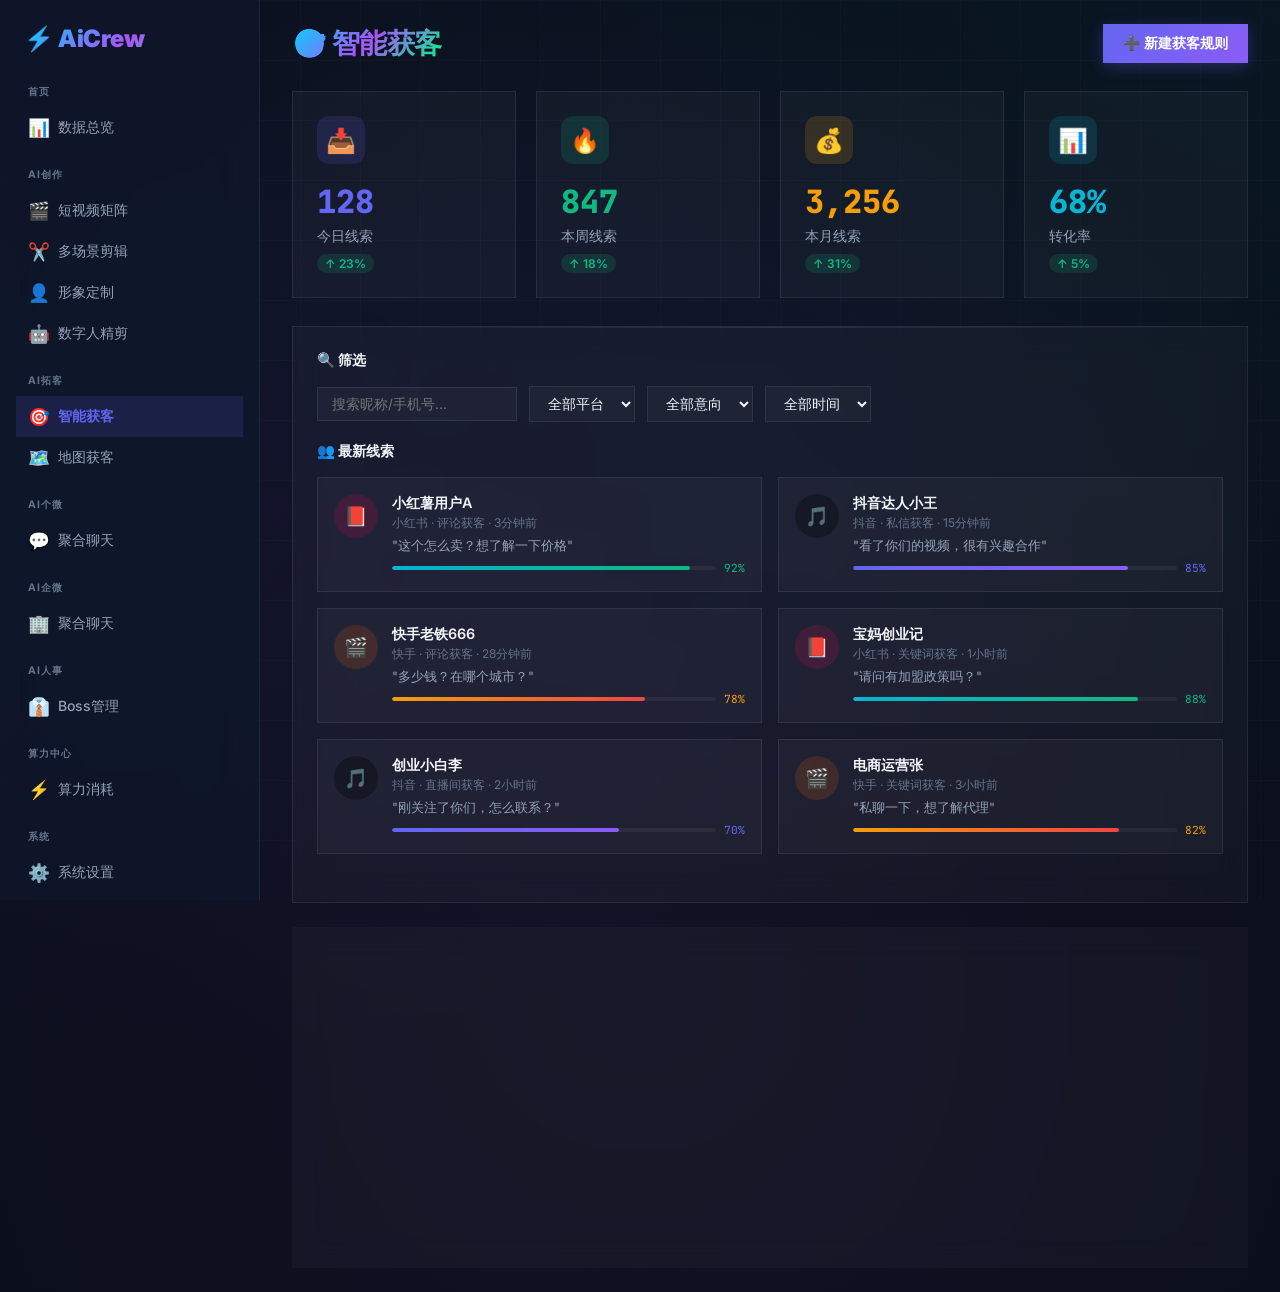
<file: prototype/pages/smart-acquire.html>
<!DOCTYPE html>
<html lang="zh-CN">
<head>
<meta charset="UTF-8">
<meta name="viewport" content="width=device-width, initial-scale=1.0">
<title>AiCrew - 智能获客</title>
<link rel="stylesheet" href="../css/theme.css">
<style>
.filter-bar{display:flex;gap:12px;flex-wrap:wrap;margin-bottom:20px;align-items:center}
.filter-bar input,.filter-bar select{background:var(--bg-glass);border:1px solid var(--border-glass);border-radius:var(--radius-xs);padding:8px 14px;color:var(--text-primary);font-size:0.85rem;outline:none;font-family:inherit}
.filter-bar input:focus,.filter-bar select:focus{border-color:var(--accent-1)}
.filter-bar select option{background:var(--bg-secondary)}
.leads-grid{display:grid;grid-template-columns:repeat(auto-fill,minmax(300px,1fr));gap:16px;margin-bottom:24px}
.lead-card{background:var(--bg-glass);border:1px solid var(--border-glass);border-radius:var(--radius-sm);padding:16px;display:flex;gap:14px;align-items:flex-start;transition:var(--transition);cursor:pointer}
.lead-card:hover{border-color:var(--accent-1);box-shadow:var(--shadow-glow);transform:translateY(-2px)}
.lead-avatar{width:44px;height:44px;border-radius:50%;display:flex;align-items:center;justify-content:center;font-size:1.2rem;flex-shrink:0}
.lead-info{flex:1;min-width:0}
.lead-info .name{font-weight:600;font-size:0.9rem;margin-bottom:2px}
.lead-info .source{font-size:0.75rem;color:var(--text-muted);margin-bottom:6px}
.lead-info .msg{font-size:0.8rem;color:var(--text-secondary);white-space:nowrap;overflow:hidden;text-overflow:ellipsis}
.intent-bar{margin-top:6px;display:flex;align-items:center;gap:8px}
.intent-bar .bar{flex:1;height:4px;background:rgba(255,255,255,0.05);border-radius:2px;overflow:hidden}
.intent-bar .fill{height:100%;border-radius:2px}
.intent-bar .pct{font-size:0.7rem;font-family:'JetBrains Mono',monospace}
.rules-section{margin-top:24px}
.rules-table{width:100%;border-collapse:collapse}
.rules-table th{text-align:left;padding:10px 14px;font-size:0.72rem;color:var(--text-muted);text-transform:uppercase;letter-spacing:0.05em;border-bottom:1px solid var(--border-glass)}
.rules-table td{padding:12px 14px;font-size:0.85rem;border-bottom:1px solid rgba(255,255,255,0.03)}
.status-dot{width:8px;height:8px;border-radius:50%;display:inline-block;margin-right:6px}
.status-dot.on{background:#10b981;box-shadow:0 0 6px #10b981}
.status-dot.off{background:#64748b}
</style>
</head>
<body>
<div class="grid-bg"></div>
<div class="app">
<aside class="sidebar">
  <div class="sidebar-logo">⚡ AiCrew</div>
  <nav>
    <div class="nav-section"><div class="nav-label">首页</div><a class="nav-item" href="dashboard.html"><span class="icon">📊</span>数据总览</a></div>
    <div class="nav-section"><div class="nav-label">AI创作</div><a class="nav-item" href="short-video.html"><span class="icon">🎬</span>短视频矩阵</a><a class="nav-item" href="multi-scene.html"><span class="icon">✂️</span>多场景剪辑</a><a class="nav-item" href="avatar-custom.html"><span class="icon">👤</span>形象定制</a><a class="nav-item" href="digital-human.html"><span class="icon">🤖</span>数字人精剪</a></div>
    <div class="nav-section"><div class="nav-label">AI拓客</div><a class="nav-item active" href="smart-acquire.html"><span class="icon">🎯</span>智能获客</a><a class="nav-item" href="map-acquire.html"><span class="icon">🗺️</span>地图获客</a></div>
    <div class="nav-section"><div class="nav-label">AI个微</div><a class="nav-item" href="personal-chat.html"><span class="icon">💬</span>聚合聊天</a></div>
    <div class="nav-section"><div class="nav-label">AI企微</div><a class="nav-item" href="wecom-chat.html"><span class="icon">🏢</span>聚合聊天</a></div>
    <div class="nav-section"><div class="nav-label">AI人事</div><a class="nav-item" href="boss-manage.html"><span class="icon">👔</span>Boss管理</a></div>
    <div class="nav-section"><div class="nav-label">算力中心</div><a class="nav-item" href="compute-center.html"><span class="icon">⚡</span>算力消耗</a></div>
    <div class="nav-section"><div class="nav-label">系统</div><a class="nav-item" href="settings.html"><span class="icon">⚙️</span>系统设置</a></div>
  </nav>
</aside>
<main class="main-content">
  <div class="page-header"><h1 class="page-title">🎯 智能获客</h1><button class="btn btn-primary">➕ 新建获客规则</button></div>
  <div class="stats-grid animate-in">
    <div class="stat-card"><div class="icon" style="background:rgba(99,102,241,0.15);color:var(--accent-1)">📥</div><div class="value" style="color:var(--accent-1)">128</div><div class="label">今日线索</div><div class="trend trend-up">↑ 23%</div></div>
    <div class="stat-card"><div class="icon" style="background:rgba(16,185,129,0.15);color:var(--accent-4)">🔥</div><div class="value" style="color:var(--accent-4)">847</div><div class="label">本周线索</div><div class="trend trend-up">↑ 18%</div></div>
    <div class="stat-card"><div class="icon" style="background:rgba(245,158,11,0.15);color:var(--accent-5)">💰</div><div class="value" style="color:var(--accent-5)">3,256</div><div class="label">本月线索</div><div class="trend trend-up">↑ 31%</div></div>
    <div class="stat-card"><div class="icon" style="background:rgba(6,182,212,0.15);color:var(--accent-3)">📊</div><div class="value" style="color:var(--accent-3)">68%</div><div class="label">转化率</div><div class="trend trend-up">↑ 5%</div></div>
  </div>
  <div class="glass-card animate-in animate-delay-1">
    <h3 style="font-size:0.9rem;margin-bottom:16px">🔍 筛选</h3>
    <div class="filter-bar">
      <input type="text" placeholder="搜索昵称/手机号..." style="width:200px">
      <select><option>全部平台</option><option>抖音</option><option>小红书</option><option>快手</option></select>
      <select><option>全部意向</option><option>高意向</option><option>中意向</option><option>低意向</option></select>
      <select><option>全部时间</option><option>今天</option><option>本周</option><option>本月</option></select>
    </div>
    <h3 style="font-size:0.9rem;margin-bottom:16px">👥 最新线索</h3>
    <div class="leads-grid">
      <div class="lead-card"><div class="lead-avatar" style="background:rgba(255,0,80,0.15)">📕</div><div class="lead-info"><div class="name">小红薯用户A</div><div class="source">小红书 · 评论获客 · 3分钟前</div><div class="msg">"这个怎么卖？想了解一下价格"</div><div class="intent-bar"><div class="bar"><div class="fill" style="width:92%;background:var(--gradient-2)"></div></div><span class="pct" style="color:var(--accent-4)">92%</span></div></div></div>
      <div class="lead-card"><div class="lead-avatar" style="background:rgba(0,0,0,0.3)">🎵</div><div class="lead-info"><div class="name">抖音达人小王</div><div class="source">抖音 · 私信获客 · 15分钟前</div><div class="msg">"看了你们的视频，很有兴趣合作"</div><div class="intent-bar"><div class="bar"><div class="fill" style="width:85%;background:var(--gradient-1)"></div></div><span class="pct" style="color:var(--accent-1)">85%</span></div></div></div>
      <div class="lead-card"><div class="lead-avatar" style="background:rgba(255,100,0,0.15)">🎬</div><div class="lead-info"><div class="name">快手老铁666</div><div class="source">快手 · 评论获客 · 28分钟前</div><div class="msg">"多少钱？在哪个城市？"</div><div class="intent-bar"><div class="bar"><div class="fill" style="width:78%;background:var(--gradient-3)"></div></div><span class="pct" style="color:var(--accent-5)">78%</span></div></div></div>
      <div class="lead-card"><div class="lead-avatar" style="background:rgba(255,0,80,0.15)">📕</div><div class="lead-info"><div class="name">宝妈创业记</div><div class="source">小红书 · 关键词获客 · 1小时前</div><div class="msg">"请问有加盟政策吗？"</div><div class="intent-bar"><div class="bar"><div class="fill" style="width:88%;background:var(--gradient-2)"></div></div><span class="pct" style="color:var(--accent-4)">88%</span></div></div></div>
      <div class="lead-card"><div class="lead-avatar" style="background:rgba(0,0,0,0.3)">🎵</div><div class="lead-info"><div class="name">创业小白李</div><div class="source">抖音 · 直播间获客 · 2小时前</div><div class="msg">"刚关注了你们，怎么联系？"</div><div class="intent-bar"><div class="bar"><div class="fill" style="width:70%;background:var(--gradient-1)"></div></div><span class="pct" style="color:var(--accent-1)">70%</span></div></div></div>
      <div class="lead-card"><div class="lead-avatar" style="background:rgba(255,100,0,0.15)">🎬</div><div class="lead-info"><div class="name">电商运营张</div><div class="source">快手 · 关键词获客 · 3小时前</div><div class="msg">"私聊一下，想了解代理"</div><div class="intent-bar"><div class="bar"><div class="fill" style="width:82%;background:var(--gradient-3)"></div></div><span class="pct" style="color:var(--accent-5)">82%</span></div></div></div>
    </div>
  </div>
  <div class="glass-card animate-in animate-delay-2 rules-section">
    <div style="display:flex;justify-content:space-between;align-items:center;margin-bottom:16px"><h3 style="font-size:0.9rem">⚙️ 获客规则</h3><button class="btn btn-secondary" style="padding:6px 14px;font-size:0.8rem">➕ 新建规则</button></div>
    <table class="rules-table">
      <thead><tr><th>规则名称</th><th>平台</th><th>类型</th><th>状态</th><th>今日获客</th><th>操作</th></tr></thead>
      <tbody>
        <tr><td>教育行业关键词</td><td><span class="badge badge-info">抖音</span></td><td>关键词获客</td><td><span class="status-dot on"></span>运行中</td><td style="font-family:'JetBrains Mono',monospace">42</td><td><button class="btn btn-secondary" style="padding:4px 10px;font-size:0.75rem">编辑</button></td></tr>
        <tr><td>竞品评论区抓取</td><td><span class="badge badge-purple">小红书</span></td><td>评论获客</td><td><span class="status-dot on"></span>运行中</td><td style="font-family:'JetBrains Mono',monospace">35</td><td><button class="btn btn-secondary" style="padding:4px 10px;font-size:0.75rem">编辑</button></td></tr>
        <tr><td>直播间接粉</td><td><span class="badge badge-warning">快手</span></td><td>直播间获客</td><td><span class="status-dot on"></span>运行中</td><td style="font-family:'JetBrains Mono',monospace">28</td><td><button class="btn btn-secondary" style="padding:4px 10px;font-size:0.75rem">编辑</button></td></tr>
        <tr><td>私信自动回复</td><td><span class="badge badge-info">抖音</span></td><td>私信获客</td><td><span class="status-dot off"></span>已暂停</td><td style="font-family:'JetBrains Mono',monospace">23</td><td><button class="btn btn-secondary" style="padding:4px 10px;font-size:0.75rem">编辑</button></td></tr>
      </tbody>
    </table>
  </div>
</main>
</div>
</body>
</html>
</file>
<file: prototype/css/theme.css>
/* AiCrew Design System — Multi-Theme */
@import url('https://fonts.googleapis.com/css2?family=Inter:wght@300;400;500;600;700;800;900&family=JetBrains+Mono:wght@400;500;700&display=swap');

/* ══════════════════════════════════════════
   Theme: Neon Dark (default)
   ══════════════════════════════════════════ */
:root, [data-theme="neon-dark"] {
  --bg-primary: #0a0e1a;
  --bg-secondary: #111827;
  --bg-card: rgba(17, 24, 39, 0.7);
  --bg-glass: rgba(255, 255, 255, 0.03);
  --border-glass: rgba(255, 255, 255, 0.08);
  --accent-1: #6366f1;
  --accent-2: #8b5cf6;
  --accent-3: #06b6d4;
  --accent-4: #10b981;
  --accent-5: #f59e0b;
  --neon-blue: #00d4ff;
  --neon-purple: #a855f7;
  --neon-green: #00ff88;
  --text-primary: #f1f5f9;
  --text-secondary: #94a3b8;
  --text-muted: #64748b;
  --gradient-1: linear-gradient(135deg, #6366f1, #8b5cf6);
  --gradient-2: linear-gradient(135deg, #06b6d4, #10b981);
  --gradient-3: linear-gradient(135deg, #f59e0b, #ef4444);
  --gradient-neon: linear-gradient(135deg, #00d4ff, #a855f7, #00ff88);
  --shadow-glow: 0 0 20px rgba(99, 102, 241, 0.15);
  --shadow-neon: 0 0 30px rgba(0, 212, 255, 0.1);
}

/* ══════════════════════════════════════════
   Theme: Ocean Blue
   ══════════════════════════════════════════ */
[data-theme="ocean-blue"] {
  --bg-primary: #0b1628;
  --bg-secondary: #0f1f3a;
  --bg-card: rgba(15, 31, 58, 0.8);
  --bg-glass: rgba(0, 120, 255, 0.04);
  --border-glass: rgba(0, 150, 255, 0.12);
  --accent-1: #0ea5e9;
  --accent-2: #38bdf8;
  --accent-3: #22d3ee;
  --accent-4: #2dd4bf;
  --accent-5: #fbbf24;
  --neon-blue: #38bdf8;
  --neon-purple: #818cf8;
  --neon-green: #34d399;
  --text-primary: #e0f2fe;
  --text-secondary: #7dd3fc;
  --text-muted: #4a90c4;
  --gradient-1: linear-gradient(135deg, #0ea5e9, #38bdf8);
  --gradient-2: linear-gradient(135deg, #22d3ee, #2dd4bf);
  --gradient-3: linear-gradient(135deg, #fbbf24, #f97316);
  --gradient-neon: linear-gradient(135deg, #38bdf8, #818cf8, #34d399);
  --shadow-glow: 0 0 20px rgba(14, 165, 233, 0.15);
  --shadow-neon: 0 0 30px rgba(56, 189, 248, 0.1);
}

/* ══════════════════════════════════════════
   Theme: Sunset Warm
   ══════════════════════════════════════════ */
[data-theme="sunset-warm"] {
  --bg-primary: #1a0e0e;
  --bg-secondary: #2a1515;
  --bg-card: rgba(42, 21, 21, 0.8);
  --bg-glass: rgba(255, 80, 50, 0.04);
  --border-glass: rgba(255, 100, 60, 0.12);
  --accent-1: #f97316;
  --accent-2: #fb923c;
  --accent-3: #f43f5e;
  --accent-4: #eab308;
  --accent-5: #ef4444;
  --neon-blue: #fb923c;
  --neon-purple: #f472b6;
  --neon-green: #facc15;
  --text-primary: #fef2f2;
  --text-secondary: #fca5a5;
  --text-muted: #b45a3c;
  --gradient-1: linear-gradient(135deg, #f97316, #fb923c);
  --gradient-2: linear-gradient(135deg, #f43f5e, #eab308);
  --gradient-3: linear-gradient(135deg, #ef4444, #f97316);
  --gradient-neon: linear-gradient(135deg, #fb923c, #f472b6, #facc15);
  --shadow-glow: 0 0 20px rgba(249, 115, 22, 0.15);
  --shadow-neon: 0 0 30px rgba(251, 146, 60, 0.1);
}

/* ══════════════════════════════════════════
   Theme: Aurora Green
   ══════════════════════════════════════════ */
[data-theme="aurora-green"] {
  --bg-primary: #0a1a12;
  --bg-secondary: #0f2a1a;
  --bg-card: rgba(15, 42, 26, 0.8);
  --bg-glass: rgba(16, 185, 129, 0.04);
  --border-glass: rgba(16, 185, 129, 0.12);
  --accent-1: #10b981;
  --accent-2: #34d399;
  --accent-3: #06d6a0;
  --accent-4: #22d3ee;
  --accent-5: #a3e635;
  --neon-blue: #34d399;
  --neon-purple: #a78bfa;
  --neon-green: #4ade80;
  --text-primary: #ecfdf5;
  --text-secondary: #86efac;
  --text-muted: #4a9a6e;
  --gradient-1: linear-gradient(135deg, #10b981, #34d399);
  --gradient-2: linear-gradient(135deg, #06d6a0, #22d3ee);
  --gradient-3: linear-gradient(135deg, #a3e635, #eab308);
  --gradient-neon: linear-gradient(135deg, #34d399, #a78bfa, #4ade80);
  --shadow-glow: 0 0 20px rgba(16, 185, 129, 0.15);
  --shadow-neon: 0 0 30px rgba(52, 211, 153, 0.1);
}

/* ══════════════════════════════════════════
   Theme: Light
   ══════════════════════════════════════════ */
[data-theme="light"] {
  --bg-primary: #f8fafc;
  --bg-secondary: #f1f5f9;
  --bg-card: rgba(255, 255, 255, 0.9);
  --bg-glass: rgba(255, 255, 255, 0.7);
  --border-glass: rgba(0, 0, 0, 0.08);
  --accent-1: #6366f1;
  --accent-2: #8b5cf6;
  --accent-3: #06b6d4;
  --accent-4: #10b981;
  --accent-5: #f59e0b;
  --neon-blue: #0284c7;
  --neon-purple: #7c3aed;
  --neon-green: #059669;
  --text-primary: #0f172a;
  --text-secondary: #475569;
  --text-muted: #94a3b8;
  --gradient-1: linear-gradient(135deg, #6366f1, #8b5cf6);
  --gradient-2: linear-gradient(135deg, #06b6d4, #10b981);
  --gradient-3: linear-gradient(135deg, #f59e0b, #ef4444);
  --gradient-neon: linear-gradient(135deg, #6366f1, #06b6d4, #10b981);
  --shadow-glow: 0 0 20px rgba(99, 102, 241, 0.1);
  --shadow-neon: 0 0 30px rgba(6, 182, 212, 0.08);
}

/* ══════════════════════════════════════════
   Theme: Purple Haze
   ══════════════════════════════════════════ */
[data-theme="purple-haze"] {
  --bg-primary: #130a20;
  --bg-secondary: #1a1030;
  --bg-card: rgba(26, 16, 48, 0.8);
  --bg-glass: rgba(168, 85, 247, 0.05);
  --border-glass: rgba(168, 85, 247, 0.15);
  --accent-1: #a855f7;
  --accent-2: #c084fc;
  --accent-3: #818cf8;
  --accent-4: #e879f9;
  --accent-5: #f59e0b;
  --neon-blue: #a78bfa;
  --neon-purple: #c084fc;
  --neon-green: #e879f9;
  --text-primary: #f3e8ff;
  --text-secondary: #c4b5fd;
  --text-muted: #7c5cbf;
  --gradient-1: linear-gradient(135deg, #a855f7, #c084fc);
  --gradient-2: linear-gradient(135deg, #818cf8, #e879f9);
  --gradient-3: linear-gradient(135deg, #f59e0b, #ef4444);
  --gradient-neon: linear-gradient(135deg, #c084fc, #818cf8, #e879f9);
  --shadow-glow: 0 0 20px rgba(168, 85, 247, 0.15);
  --shadow-neon: 0 0 30px rgba(192, 132, 252, 0.1);
}

/* ══════════════════════════════════════════
   Base Reset
   ══════════════════════════════════════════ */
* { margin: 0; padding: 0; box-sizing: border-box; }
html { font-size: 16px; scroll-behavior: smooth; }
body {
  font-family: 'Inter', -apple-system, BlinkMacSystemFont, sans-serif;
  background: var(--bg-primary);
  color: var(--text-primary);
  min-height: 100vh;
  overflow-x: hidden;
  transition: background 0.4s ease, color 0.4s ease;
}

/* ── Background Effects ── */
body::before {
  content: '';
  position: fixed;
  top: -50%; left: -50%;
  width: 200%; height: 200%;
  background: radial-gradient(ellipse at 20% 50%, rgba(99,102,241,0.08) 0%, transparent 50%),
              radial-gradient(ellipse at 80% 20%, rgba(6,182,212,0.06) 0%, transparent 50%),
              radial-gradient(ellipse at 50% 80%, rgba(168,85,247,0.05) 0%, transparent 50%);
  z-index: -1;
  animation: bgFloat 20s ease-in-out infinite;
}
[data-theme="light"] body::before { opacity: 0.3; }
@keyframes bgFloat {
  0%,100% { transform: translate(0,0) rotate(0deg); }
  33% { transform: translate(2%,-2%) rotate(1deg); }
  66% { transform: translate(-1%,1%) rotate(-0.5deg); }
}

/* ── Grid Lines ── */
.grid-bg {
  position: fixed; top: 0; left: 0; width: 100%; height: 100%;
  background-image: linear-gradient(rgba(255,255,255,0.02) 1px, transparent 1px),
                    linear-gradient(90deg, rgba(255,255,255,0.02) 1px, transparent 1px);
  background-size: 60px 60px;
  z-index: -1;
}
[data-theme="light"] .grid-bg {
  background-image: linear-gradient(rgba(0,0,0,0.03) 1px, transparent 1px),
                    linear-gradient(90deg, rgba(0,0,0,0.03) 1px, transparent 1px);
}

/* ══════════════════════════════════════════
   Layout
   ══════════════════════════════════════════ */
.app { display: flex; min-height: 100vh; }

/* ── Sidebar (scrollable) ── */
.sidebar {
  width: 260px; min-height: 100vh;
  background: rgba(15, 23, 42, 0.95);
  backdrop-filter: blur(20px);
  border-right: 1px solid var(--border-glass);
  padding: 24px 16px;
  position: fixed; left: 0; top: 0; bottom: 0;
  z-index: 100;
  display: flex; flex-direction: column;
  transition: background 0.4s ease;
  overflow-y: auto;
  overflow-x: hidden;
}
[data-theme="light"] .sidebar { background: rgba(255, 255, 255, 0.95); }
.sidebar::-webkit-scrollbar { width: 4px; }
.sidebar::-webkit-scrollbar-track { background: transparent; }
.sidebar::-webkit-scrollbar-thumb { background: rgba(255,255,255,0.15); border-radius: 2px; }
.sidebar::-webkit-scrollbar-thumb:hover { background: rgba(255,255,255,0.25); }
[data-theme="light"] .sidebar::-webkit-scrollbar-thumb { background: rgba(0,0,0,0.15); }
[data-theme="light"] .sidebar::-webkit-scrollbar-thumb:hover { background: rgba(0,0,0,0.25); }

.main-content {
  flex: 1; margin-left: 260px;
  padding: 24px 32px;
  min-height: 100vh;
  transition: var(--transition);
}
.page-header {
  display: flex; align-items: center; justify-content: space-between;
  margin-bottom: 28px; flex-wrap: wrap; gap: 12px;
}
.page-title {
  font-size: 1.75rem; font-weight: 800;
  background: var(--gradient-neon);
  -webkit-background-clip: text;
  -webkit-text-fill-color: transparent;
  letter-spacing: -0.02em;
}

/* Theme switcher moved to settings page */

/* ══════════════════════════════════════════
   Glass Card
   ══════════════════════════════════════════ */
.glass-card {
  background: var(--bg-glass);
  backdrop-filter: blur(16px);
  border: 1px solid var(--border-glass);
  border-radius: var(--radius);
  padding: 24px;
  transition: all 0.3s ease;
  position: relative;
  overflow: hidden;
}
.glass-card::before {
  content: '';
  position: absolute; top: 0; left: 0; right: 0; height: 1px;
  background: linear-gradient(90deg, transparent, rgba(255,255,255,0.1), transparent);
}
.glass-card:hover {
  border-color: rgba(99, 102, 241, 0.3);
  box-shadow: var(--shadow-glow);
  transform: translateY(-2px);
}

/* ══════════════════════════════════════════
   Stat Cards
   ══════════════════════════════════════════ */
.stats-grid {
  display: grid;
  grid-template-columns: repeat(auto-fit, minmax(220px, 1fr));
  gap: 20px; margin-bottom: 28px;
}
.stat-card {
  background: var(--bg-glass);
  backdrop-filter: blur(16px);
  border: 1px solid var(--border-glass);
  border-radius: var(--radius);
  padding: 24px;
  position: relative; overflow: hidden;
  transition: all 0.3s ease;
}
.stat-card:hover { transform: translateY(-4px); box-shadow: var(--shadow-neon); }
.stat-card .icon {
  width: 48px; height: 48px;
  border-radius: 12px;
  display: flex; align-items: center; justify-content: center;
  font-size: 1.5rem; margin-bottom: 16px;
}
.stat-card .value {
  font-size: 2rem; font-weight: 800;
  font-family: 'JetBrains Mono', monospace;
  margin-bottom: 4px;
}
.stat-card .label { font-size: 0.875rem; color: var(--text-secondary); }
.stat-card .trend {
  font-size: 0.75rem; font-weight: 600;
  padding: 2px 8px; border-radius: 20px;
  display: inline-block; margin-top: 8px;
}
.trend-up { background: rgba(16,185,129,0.15); color: #10b981; }
.trend-down { background: rgba(239,68,68,0.15); color: #ef4444; }

/* ══════════════════════════════════════════
   Buttons
   ══════════════════════════════════════════ */
.btn {
  display: inline-flex; align-items: center; gap: 8px;
  padding: 10px 20px; border-radius: var(--radius-sm);
  font-weight: 600; font-size: 0.875rem;
  cursor: pointer; border: none;
  transition: all 0.3s ease;
  font-family: inherit;
}
.btn-primary {
  background: var(--gradient-1); color: white;
  box-shadow: 0 4px 15px rgba(99, 102, 241, 0.3);
}
.btn-primary:hover { box-shadow: 0 6px 25px rgba(99, 102, 241, 0.5); transform: translateY(-1px); }
.btn-secondary {
  background: var(--bg-glass);
  border: 1px solid var(--border-glass);
  color: var(--text-primary);
}
.btn-secondary:hover { border-color: var(--accent-1); }
.btn-neon {
  background: transparent;
  border: 1px solid var(--neon-blue);
  color: var(--neon-blue);
  box-shadow: 0 0 15px rgba(0,212,255,0.1);
}
.btn-neon:hover { background: rgba(0,212,255,0.1); box-shadow: 0 0 25px rgba(0,212,255,0.2); }

/* ══════════════════════════════════════════
   Table
   ══════════════════════════════════════════ */
.data-table { width: 100%; border-collapse: collapse; }
.data-table th {
  text-align: left; padding: 12px 16px;
  font-size: 0.75rem; font-weight: 600;
  color: var(--text-muted);
  text-transform: uppercase; letter-spacing: 0.05em;
  border-bottom: 1px solid var(--border-glass);
}
.data-table td {
  padding: 14px 16px; font-size: 0.875rem;
  border-bottom: 1px solid rgba(255,255,255,0.03);
}
[data-theme="light"] .data-table td { border-bottom-color: rgba(0,0,0,0.05); }
.data-table tr:hover td { background: rgba(99, 102, 241, 0.05); }

/* ══════════════════════════════════════════
   Tags/Badges
   ══════════════════════════════════════════ */
.badge {
  display: inline-flex; align-items: center;
  padding: 3px 10px; border-radius: 20px;
  font-size: 0.75rem; font-weight: 600;
}
.badge-success { background: rgba(16,185,129,0.15); color: #10b981; }
.badge-warning { background: rgba(245,158,11,0.15); color: #f59e0b; }
.badge-danger { background: rgba(239,68,68,0.15); color: #ef4444; }
.badge-info { background: rgba(6,182,212,0.15); color: #06b6d4; }
.badge-purple { background: rgba(168,85,247,0.15); color: #a855f7; }

/* ══════════════════════════════════════════
   Sidebar Nav
   ══════════════════════════════════════════ */
.sidebar-logo {
  font-size: 1.5rem; font-weight: 900;
  background: var(--gradient-neon);
  -webkit-background-clip: text;
  -webkit-text-fill-color: transparent;
  margin-bottom: 32px; padding: 0 8px;
  letter-spacing: -0.02em;
}
.nav-section { margin-bottom: 20px; }
.nav-label {
  font-size: 0.65rem; font-weight: 700;
  color: var(--text-muted);
  text-transform: uppercase; letter-spacing: 0.1em;
  padding: 0 12px; margin-bottom: 8px;
}
.nav-item {
  display: flex; align-items: center; gap: 10px;
  padding: 10px 12px; border-radius: var(--radius-sm);
  color: var(--text-secondary);
  text-decoration: none;
  font-size: 0.875rem; font-weight: 500;
  transition: all 0.3s ease;
  cursor: pointer;
}
.nav-item:hover { background: rgba(99, 102, 241, 0.1); color: var(--text-primary); }
.nav-item.active { background: rgba(99, 102, 241, 0.15); color: var(--accent-1); font-weight: 600; }
.nav-item .icon { font-size: 1.1rem; width: 20px; text-align: center; }

/* ══════════════════════════════════════════
   Misc
   ══════════════════════════════════════════ */
.chart-placeholder {
  background: rgba(255,255,255,0.02);
  border: 1px dashed var(--border-glass);
  border-radius: var(--radius-sm);
  display: flex; align-items: center; justify-content: center;
  min-height: 200px; color: var(--text-muted); font-size: 0.875rem;
}
.progress-bar { height: 6px; background: rgba(255,255,255,0.05); border-radius: 3px; overflow: hidden; }
.progress-bar .fill { height: 100%; border-radius: 3px; background: var(--gradient-neon); transition: width 0.5s ease; }

/* ══════════════════════════════════════════
   Responsive
   ══════════════════════════════════════════ */
@media (max-width: 1200px) {
  .stats-grid { grid-template-columns: repeat(auto-fit, minmax(200px, 1fr)); }
}
@media (max-width: 768px) {
  .sidebar { display: none; }
  .main-content { margin-left: 0; padding: 16px; }
  .stats-grid { grid-template-columns: 1fr 1fr; }
  .page-title { font-size: 1.25rem; }
  .stat-card .value { font-size: 1.5rem; }
  .theme-switcher { top: 8px; right: 8px; padding: 4px 8px; }
  .theme-label { display: none; }
}
@media (max-width: 480px) {
  .stats-grid { grid-template-columns: 1fr; }
  .main-content { padding: 12px; }
}

/* ══════════════════════════════════════════
   Scrollbar
   ══════════════════════════════════════════ */
::-webkit-scrollbar { width: 6px; }
::-webkit-scrollbar-track { background: transparent; }
::-webkit-scrollbar-thumb { background: rgba(255,255,255,0.1); border-radius: 3px; }
::-webkit-scrollbar-thumb:hover { background: rgba(255,255,255,0.2); }
[data-theme="light"] ::-webkit-scrollbar-thumb { background: rgba(0,0,0,0.1); }
[data-theme="light"] ::-webkit-scrollbar-thumb:hover { background: rgba(0,0,0,0.2); }

/* ══════════════════════════════════════════
   Animations
   ══════════════════════════════════════════ */
@keyframes fadeInUp {
  from { opacity: 0; transform: translateY(20px); }
  to { opacity: 1; transform: translateY(0); }
}
@keyframes pulse { 0%, 100% { opacity: 1; } 50% { opacity: 0.5; } }
.animate-in { animation: fadeInUp 0.5s ease forwards; }
.animate-delay-1 { animation-delay: 0.1s; opacity: 0; }
.animate-delay-2 { animation-delay: 0.2s; opacity: 0; }
.animate-delay-3 { animation-delay: 0.3s; opacity: 0; }
.animate-delay-4 { animation-delay: 0.4s; opacity: 0; }
</file>
